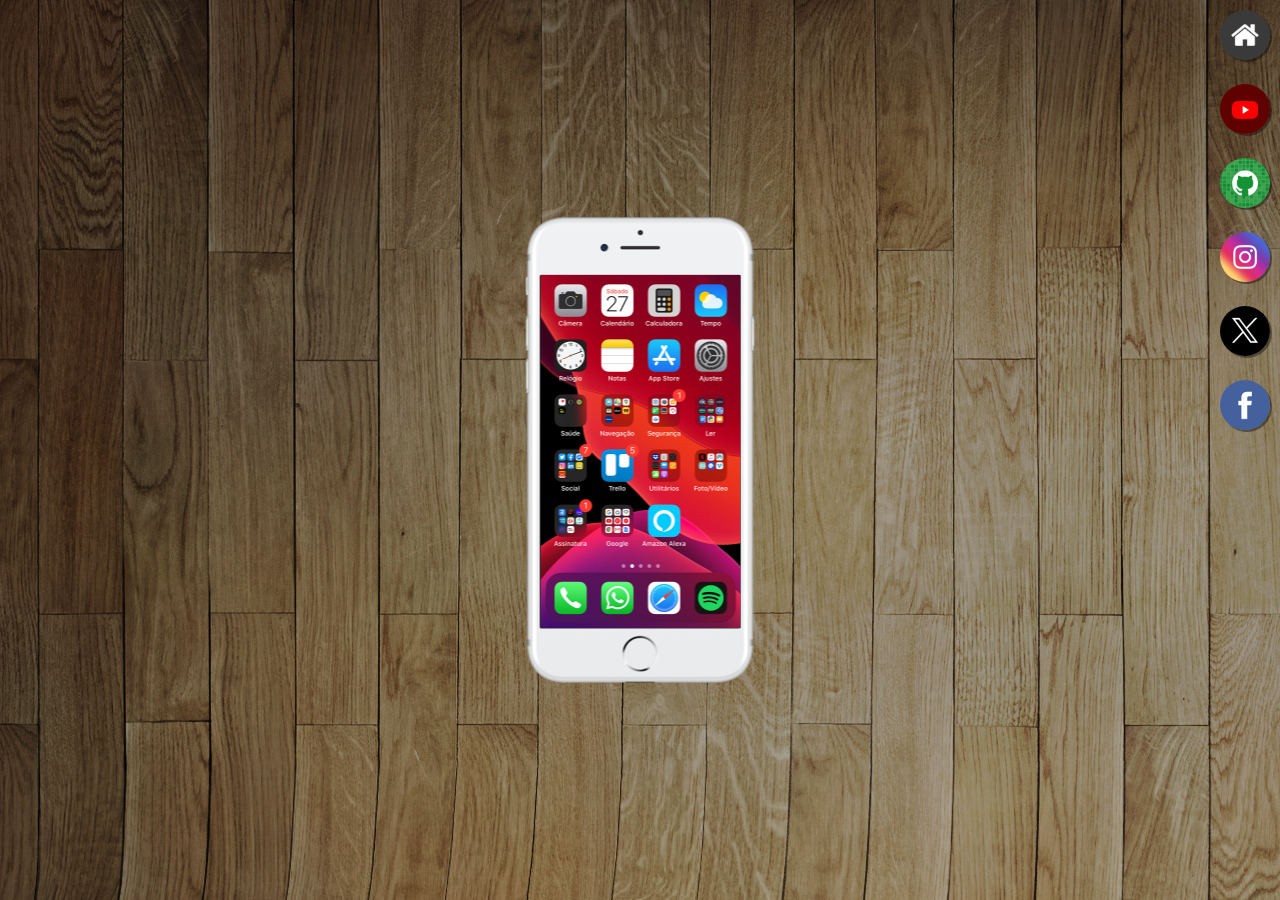
<file: index.html>
<!DOCTYPE html>
<html lang="pt-br">
<head>
    <meta charset="UTF-8">
    <meta name="viewport" content="width=device-width, initial-scale=1.0">
    <link rel="stylesheet" href="estilo/style.css">
    <link rel="shortcut icon" href="favcon.ico" type="image/x-icon">
    <title>Redes Sociais</title>
</head>
<body>
    <main>
        <section id="telefone">
            <iframe src="home.html" name="tela" id="tela" frameborder="0"></iframe>
        </section>

        <section id="redes-sociais">
            <a href="home.html" target="tela"> <img src="imagens/logo-home.jpg" alt="Home"></a><br>
            <a href="youtube.html" target="tela"> <img src="imagens/logo-youtube.jpg" alt="Youtube"></a><br>
            <a href="github.html" target="tela"> <img src="imagens/logo-github.jpg" alt="Github"></a><br>
            <a href="instagram.html" target="tela"> <img src="imagens/logo-instagram.jpg" alt="Instagram"></a><br>
            <a href="twitter.html" target="tela"> <img src="imagens/logo-twitter.png" alt="Twitter"></a><br>
            <a href="facebook.html" target="tela"> <img src="imagens/logo-facebook.jpg" alt="Facecook"></a><br>
        </section>
    </main>
    
</body>
</html>
</file>
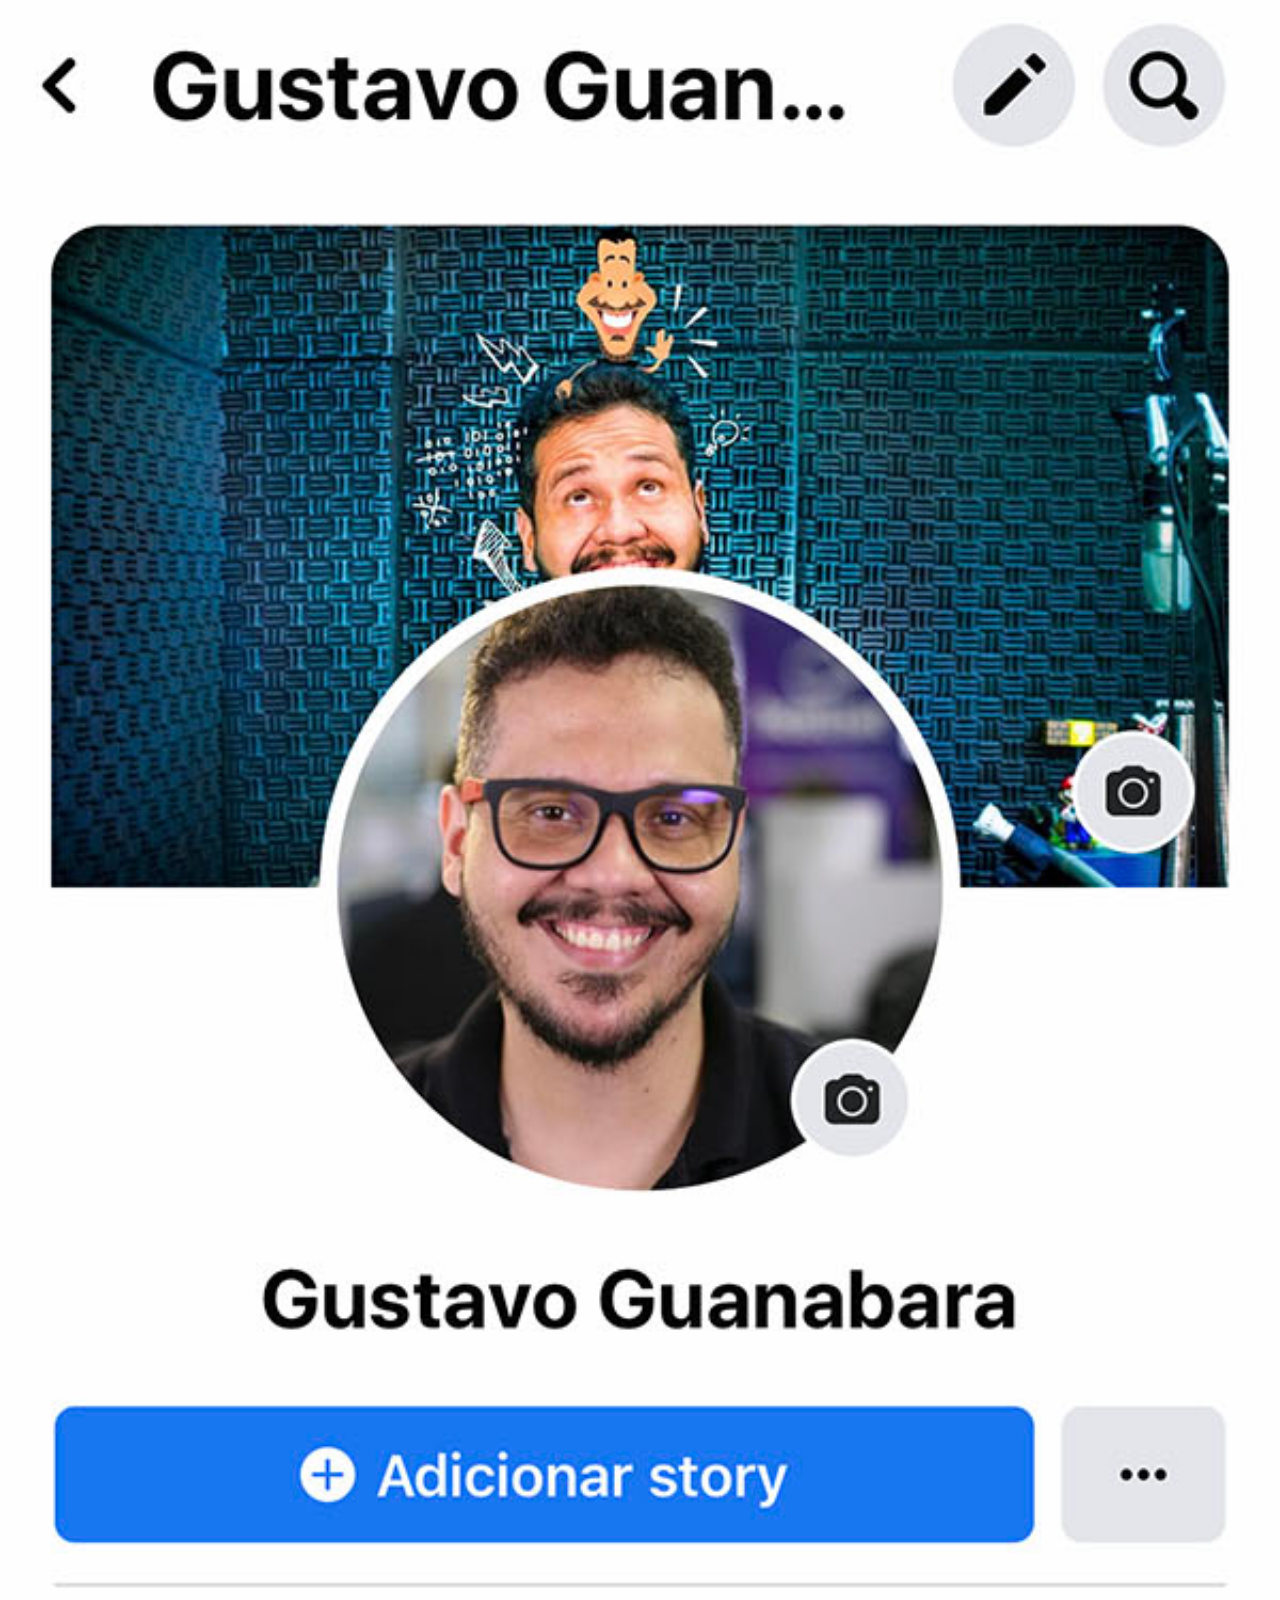
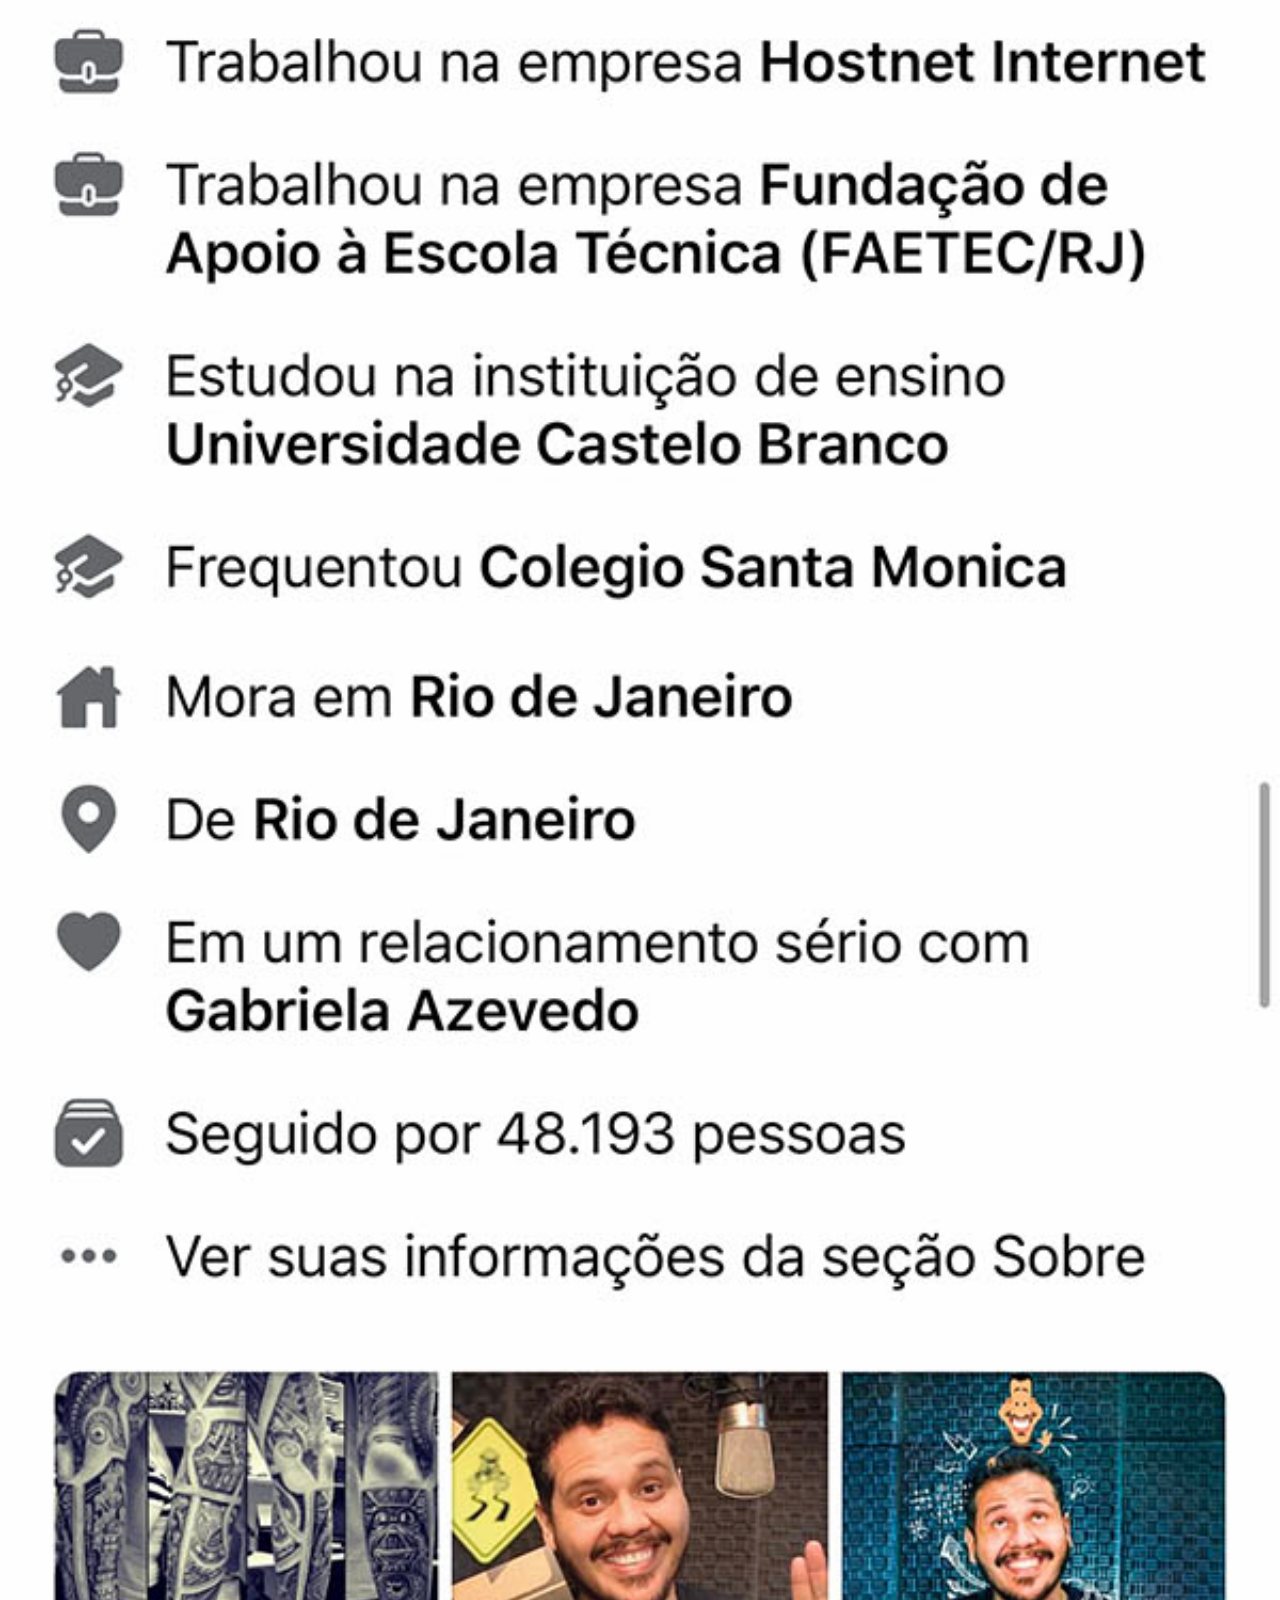
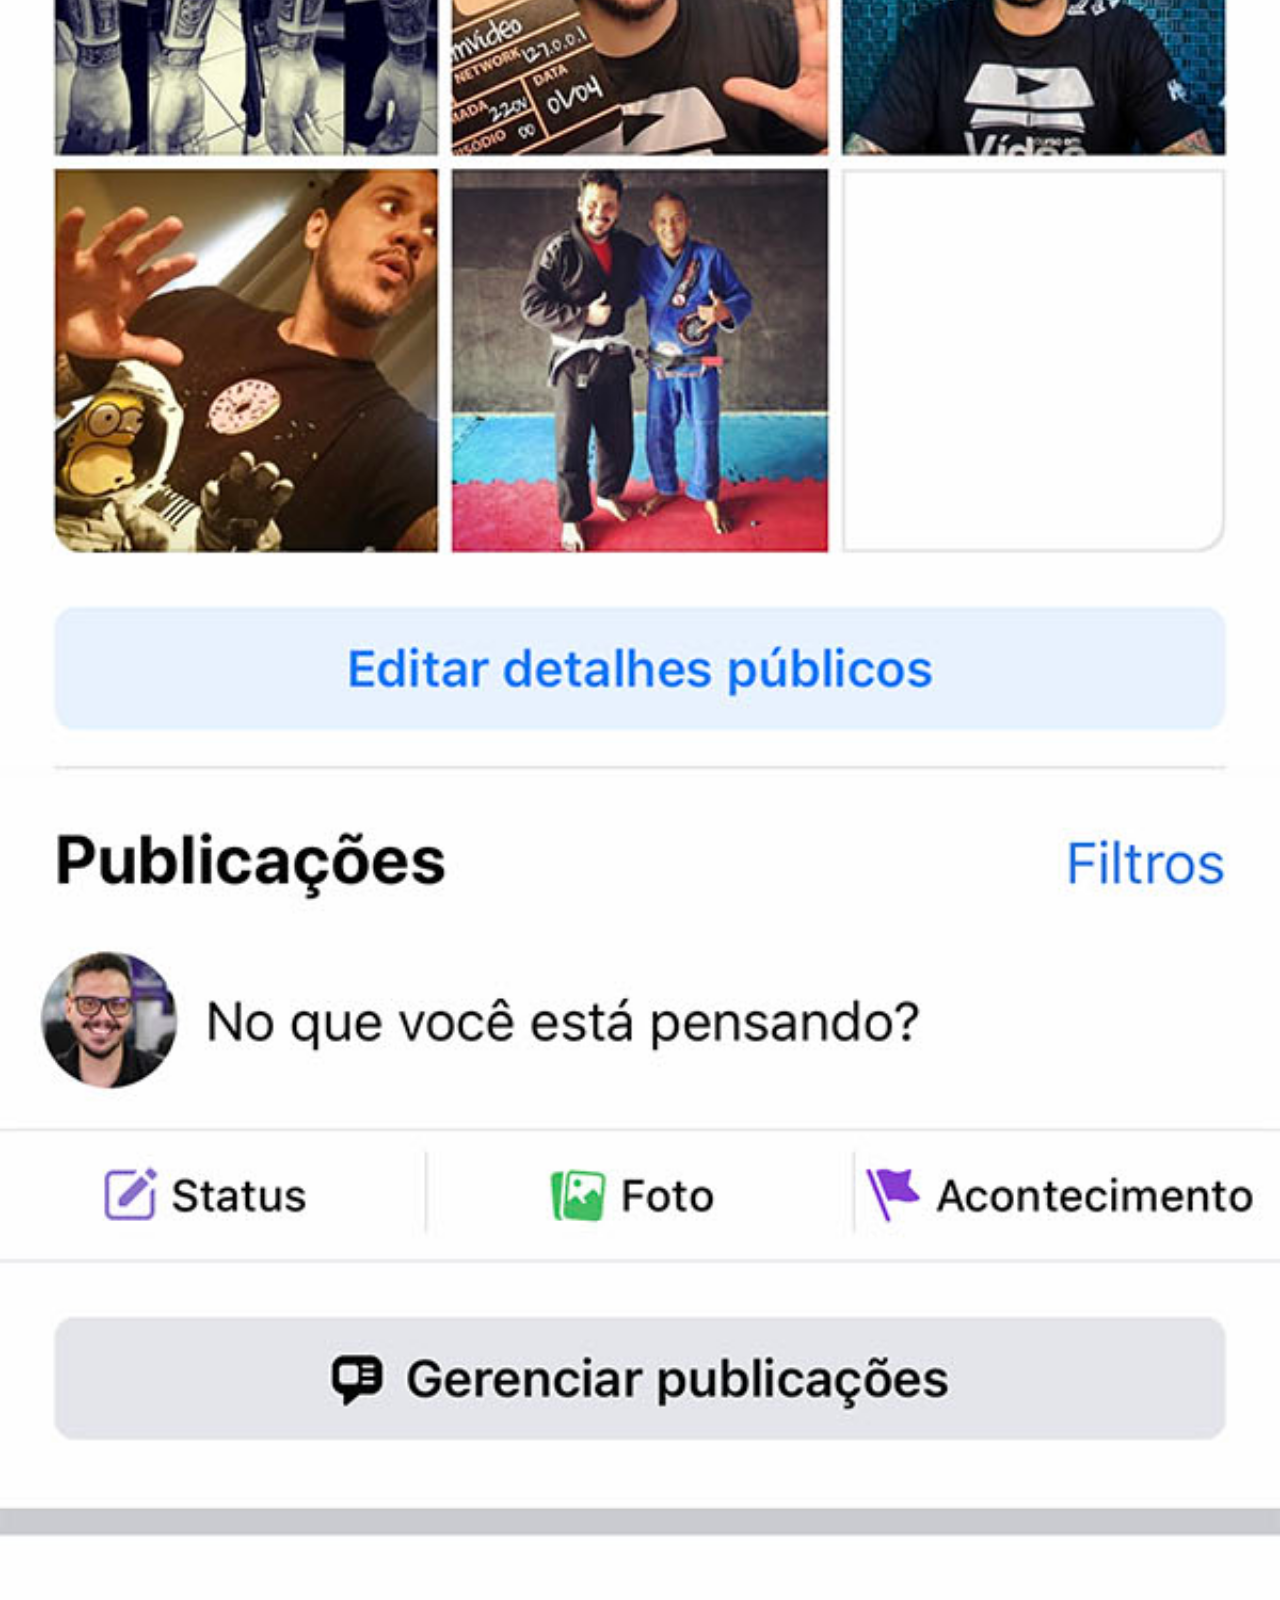
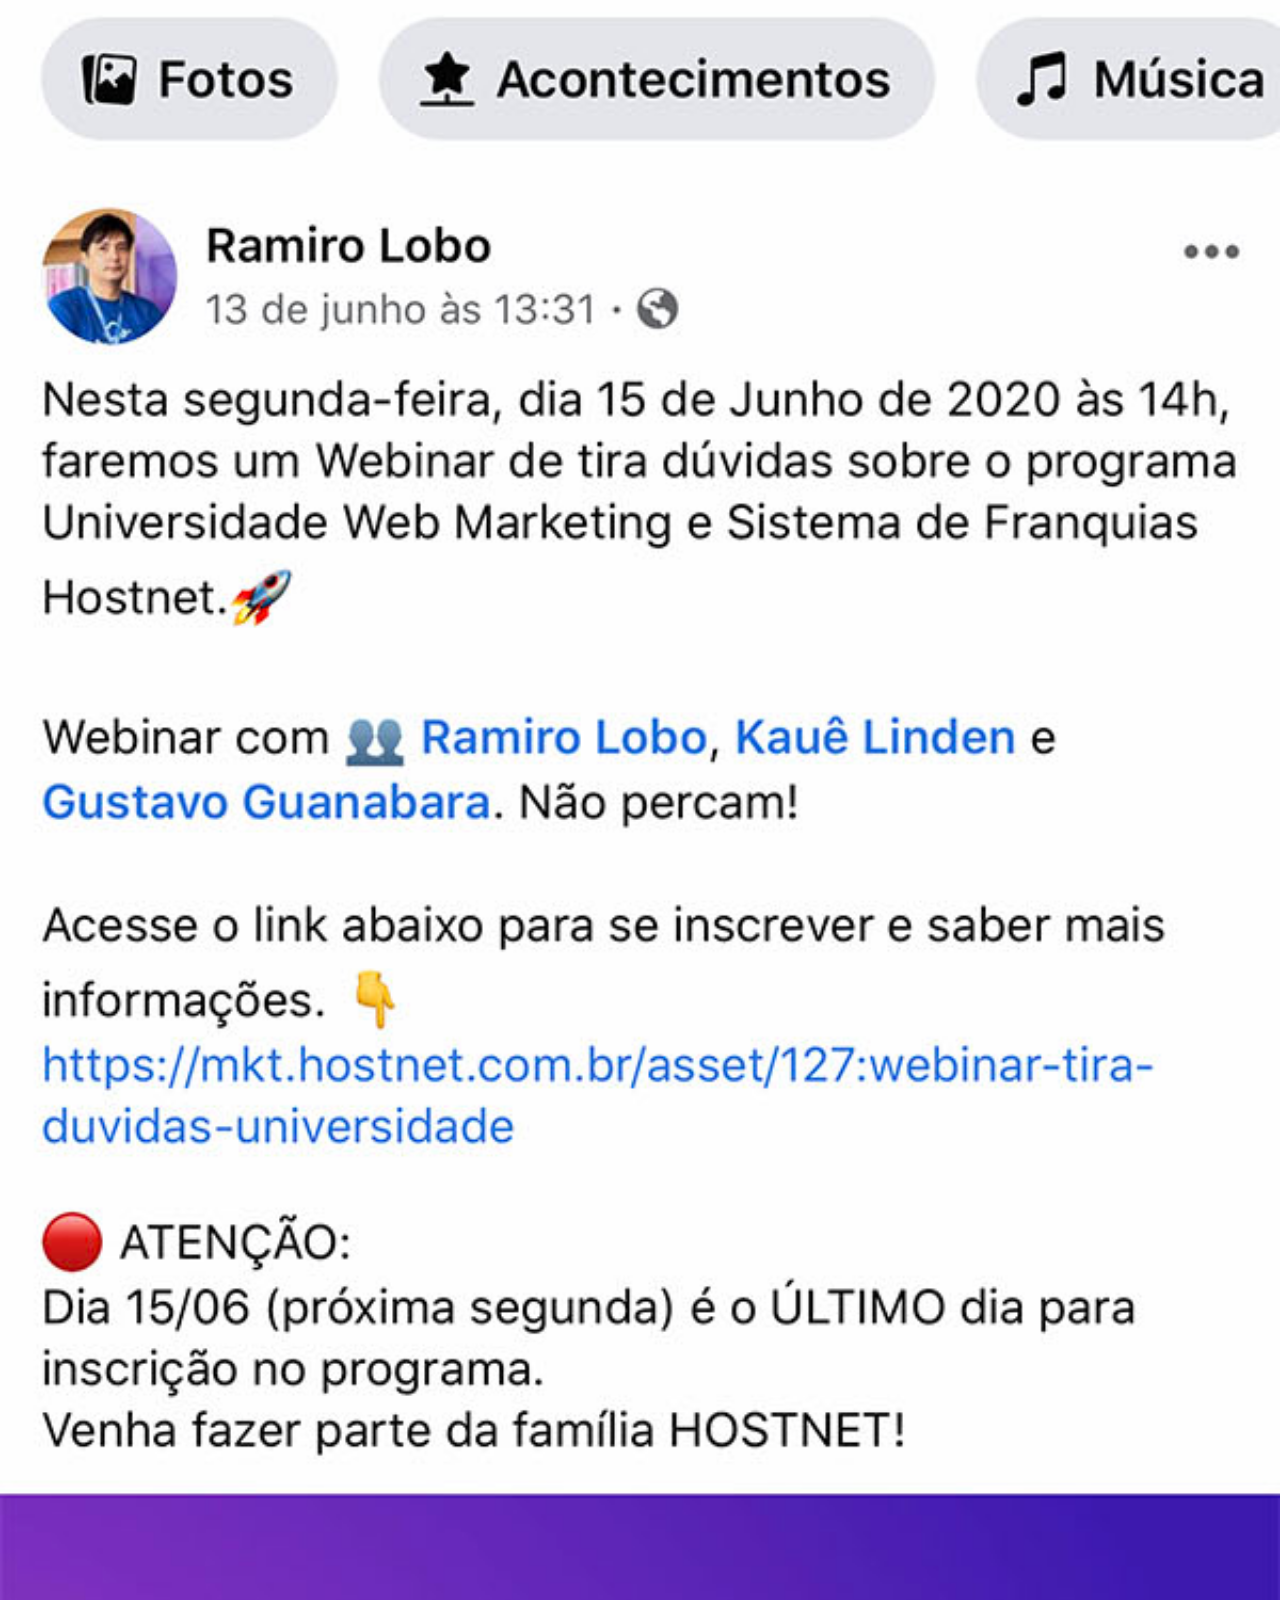
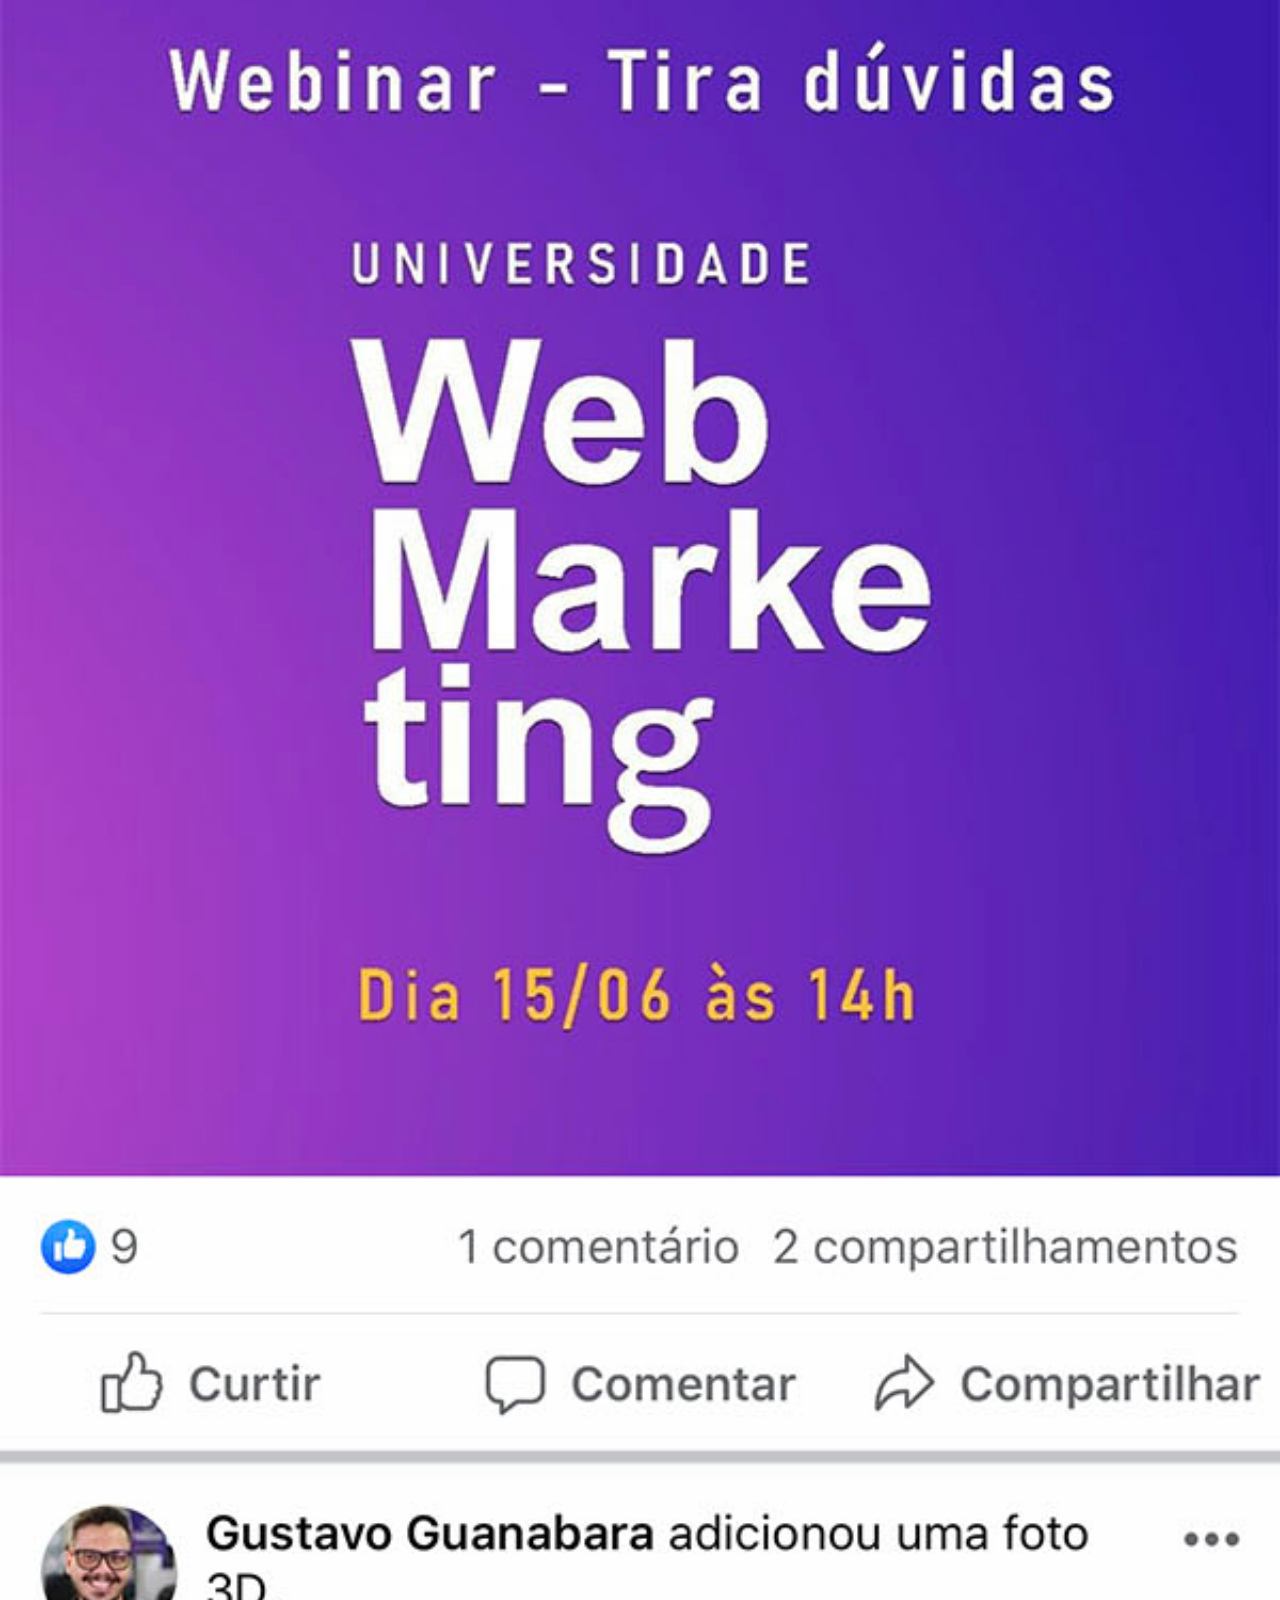
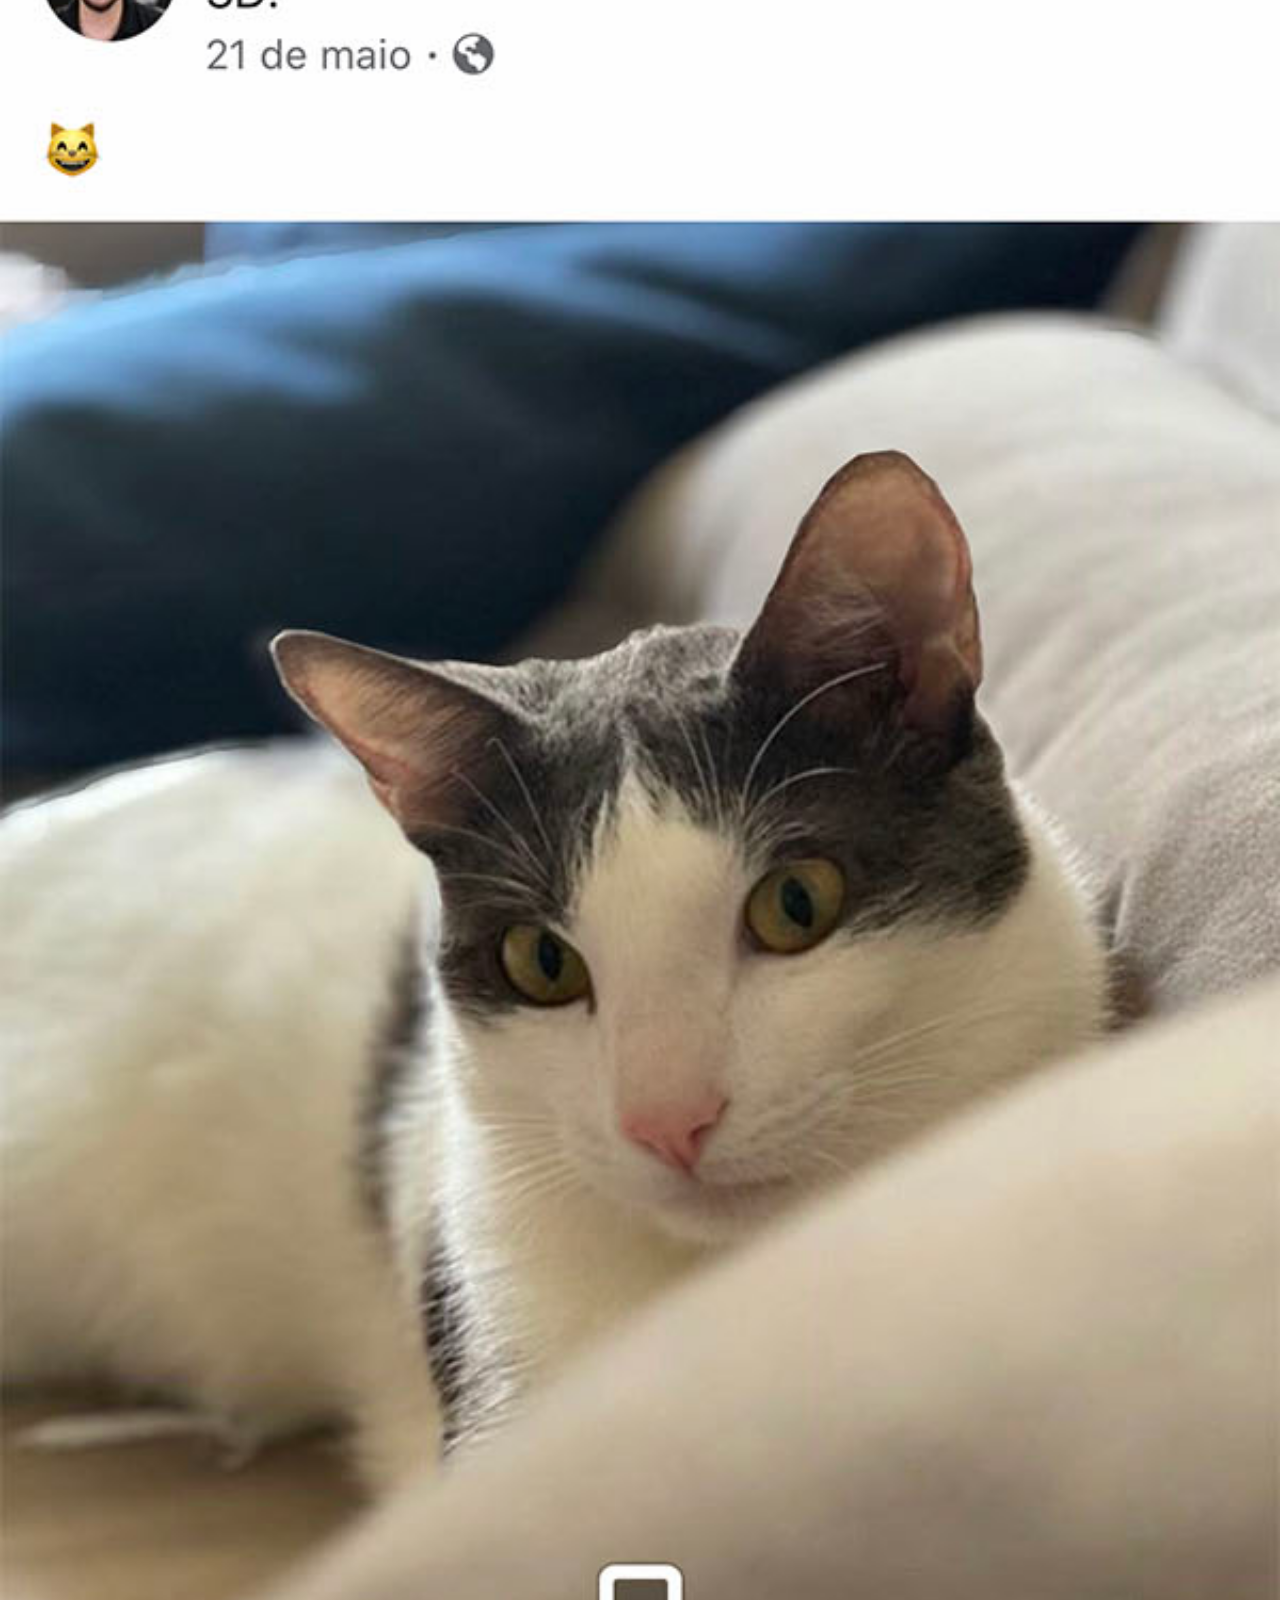
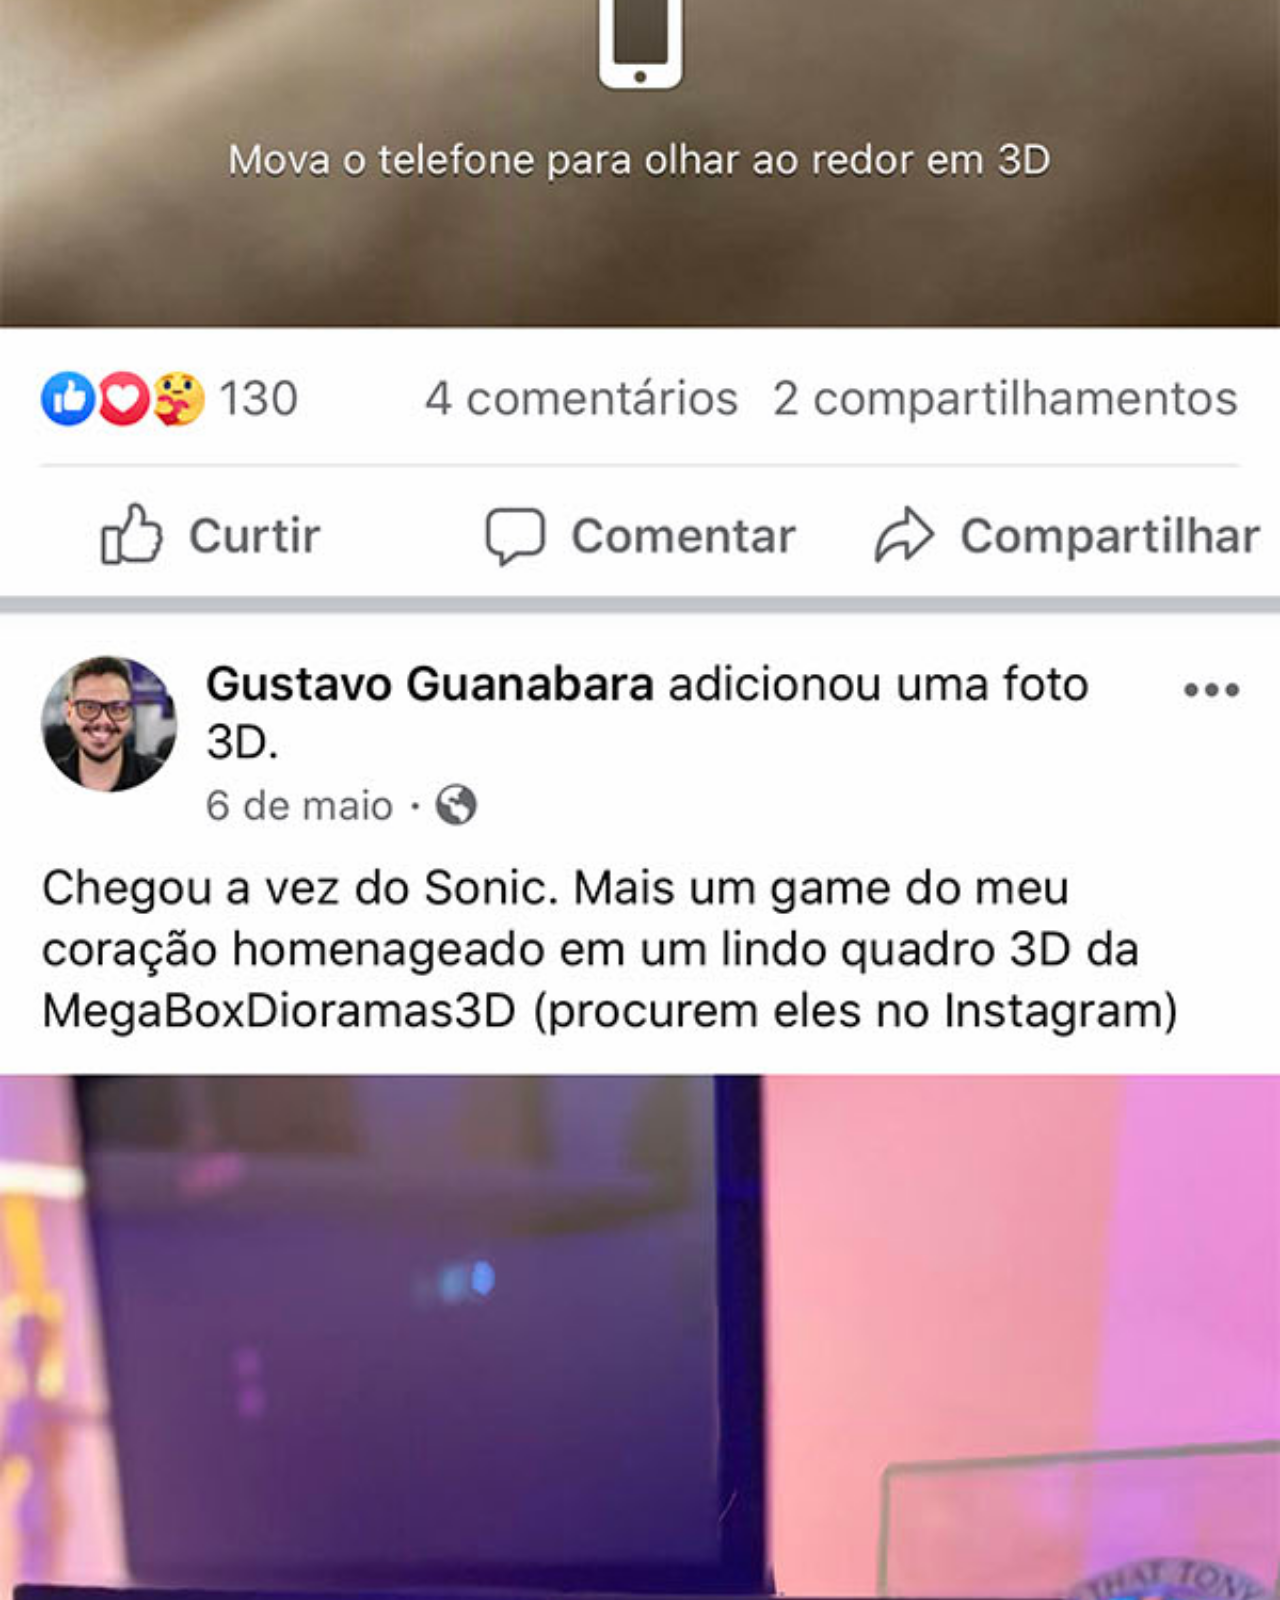
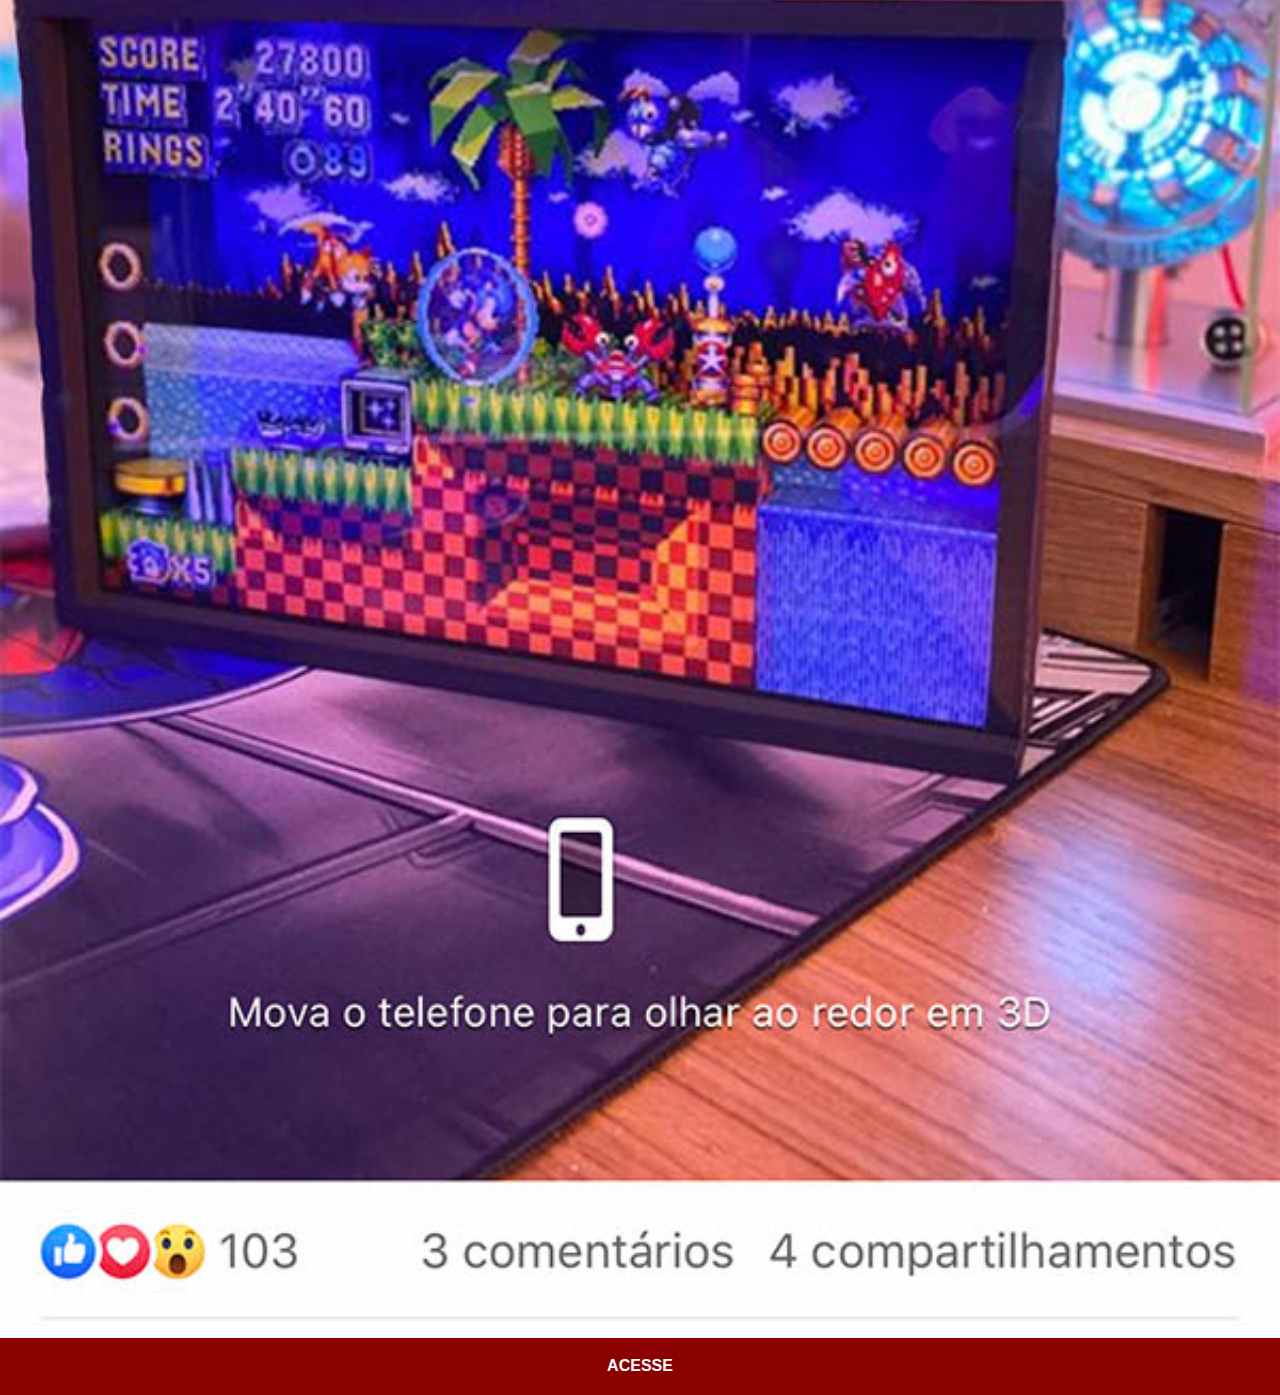
<file: facebook.html>
<!DOCTYPE html>
<html lang="pt-br">
<head>
    <meta charset="UTF-8">
    <meta name="viewport" content="width=device-width, initial-scale=1.0">
    <title>Facebook</title>
    <link rel="stylesheet" href="estilo/sociais.css">
</head>
<body>
    <img src="imagens/tela-facebook.jpg" alt="Facebook">
    <a href="https://www.facebook.com/CursosEmVideo/?locale=pt_BR" target="_blank">ACESSE</a>
    
</body>
</html>
</file>
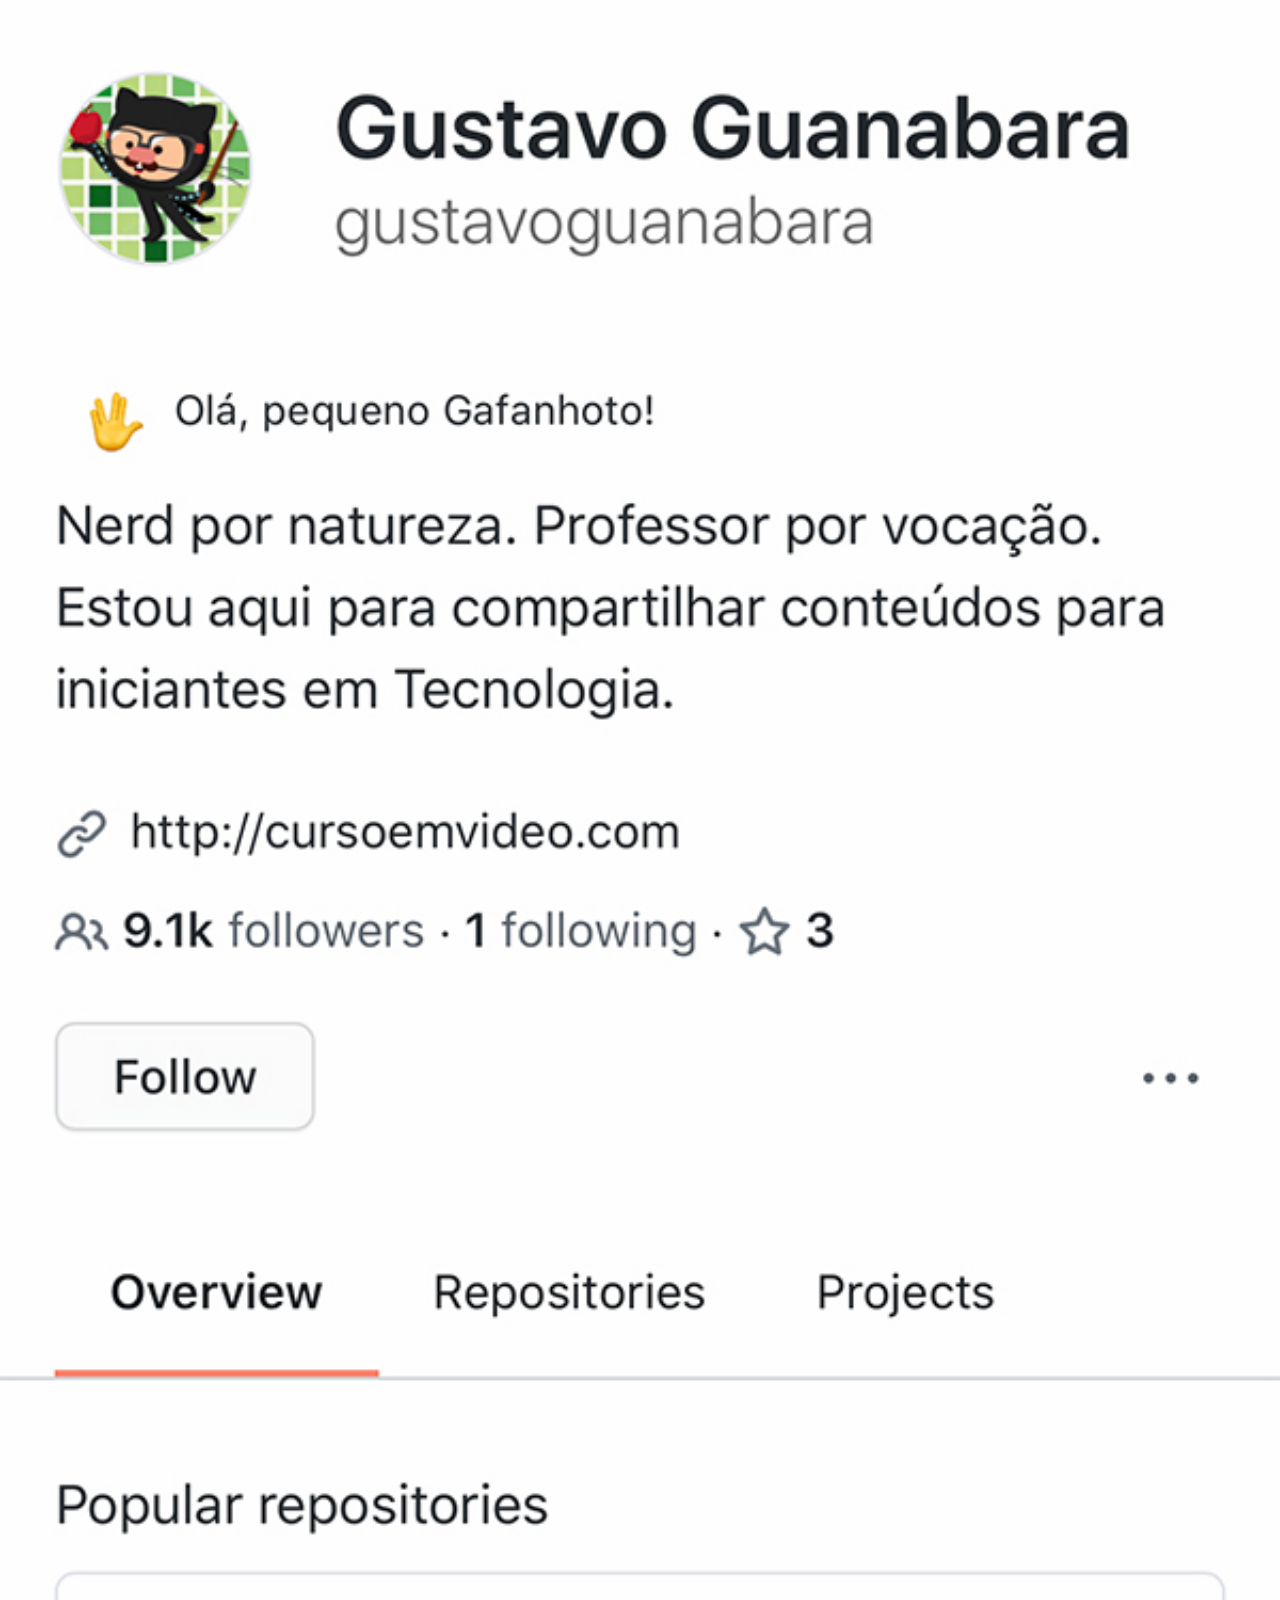
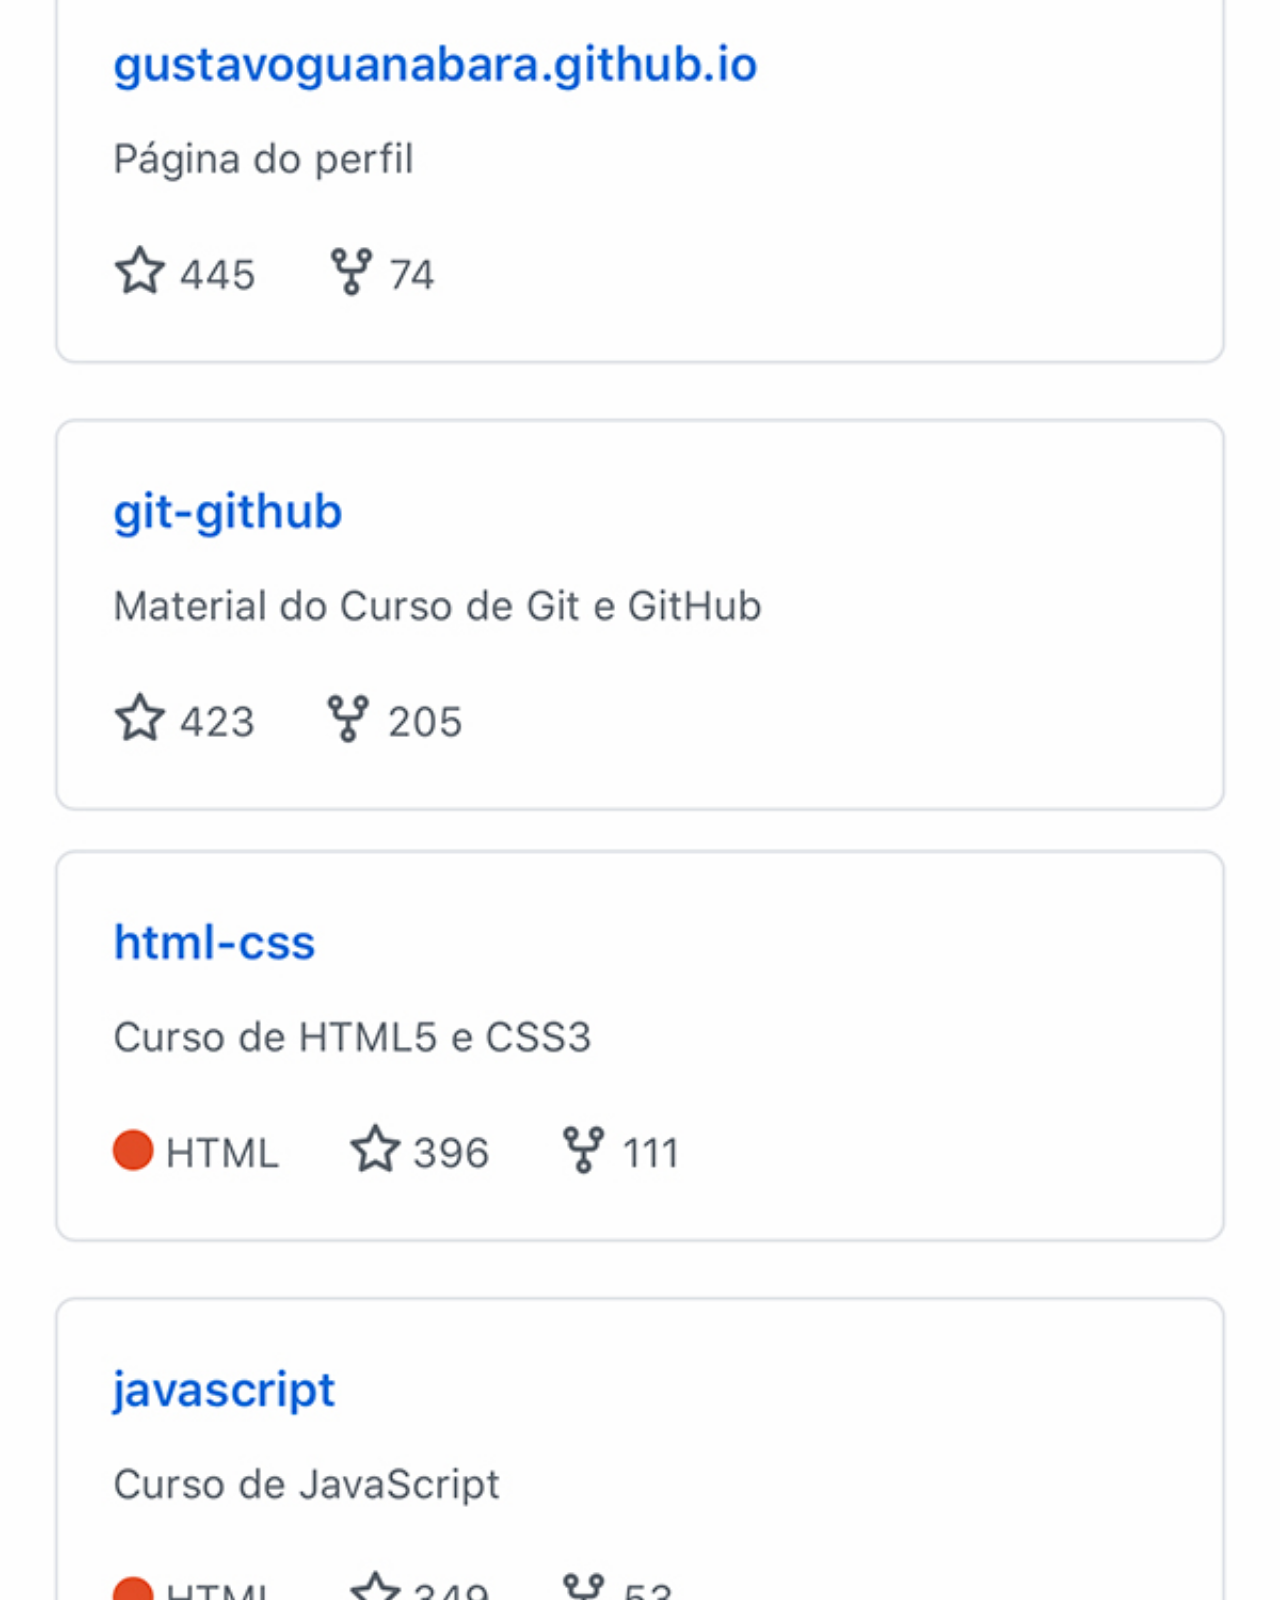
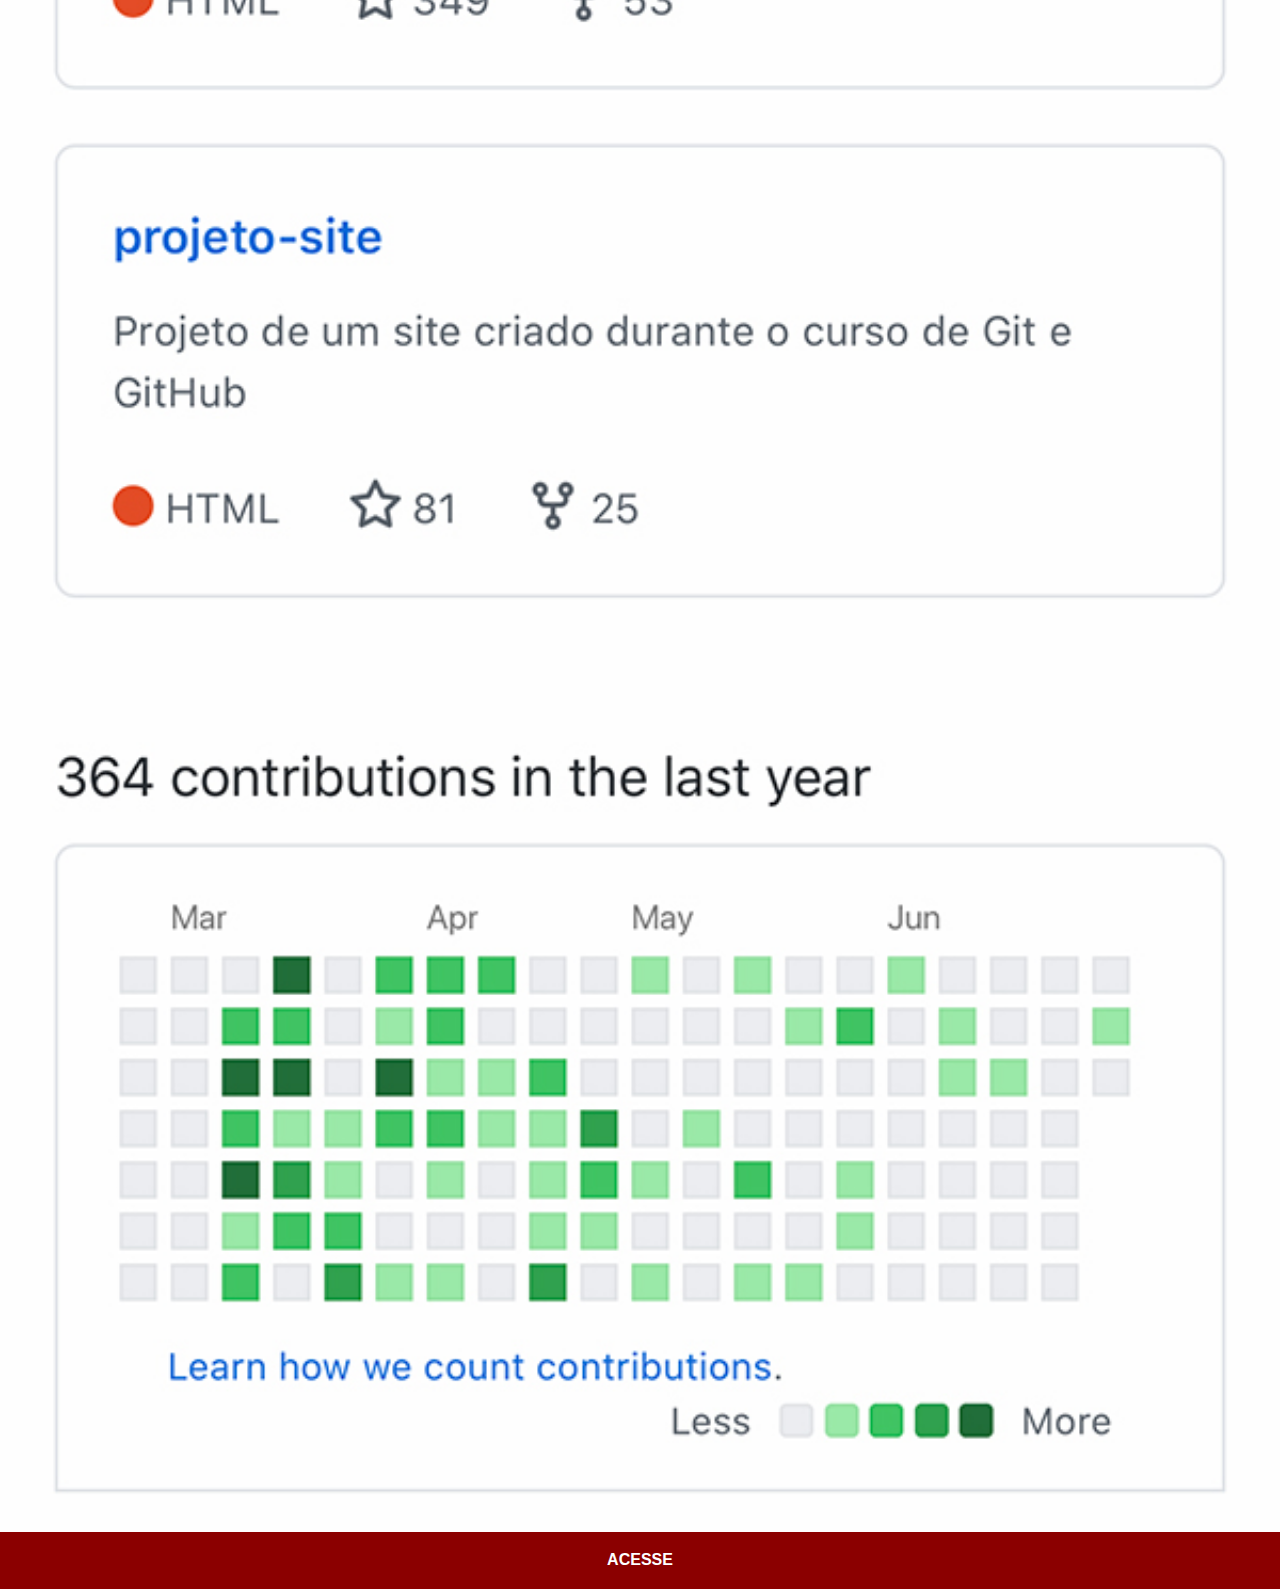
<file: github.html>
<!DOCTYPE html>
<html lang="pt-br">
<head>
    <meta charset="UTF-8">
    <meta name="viewport" content="width=device-width, initial-scale=1.0">
    <title>Github</title>
    <link rel="stylesheet" href="estilo/sociais.css">
</head>
<body>
    <img src="imagens/tela-github.jpg" alt="Github">
    <a href="https://github.com/gustavoguanabara" target="_blank">ACESSE</a>
    
</body>
</html>
</file>
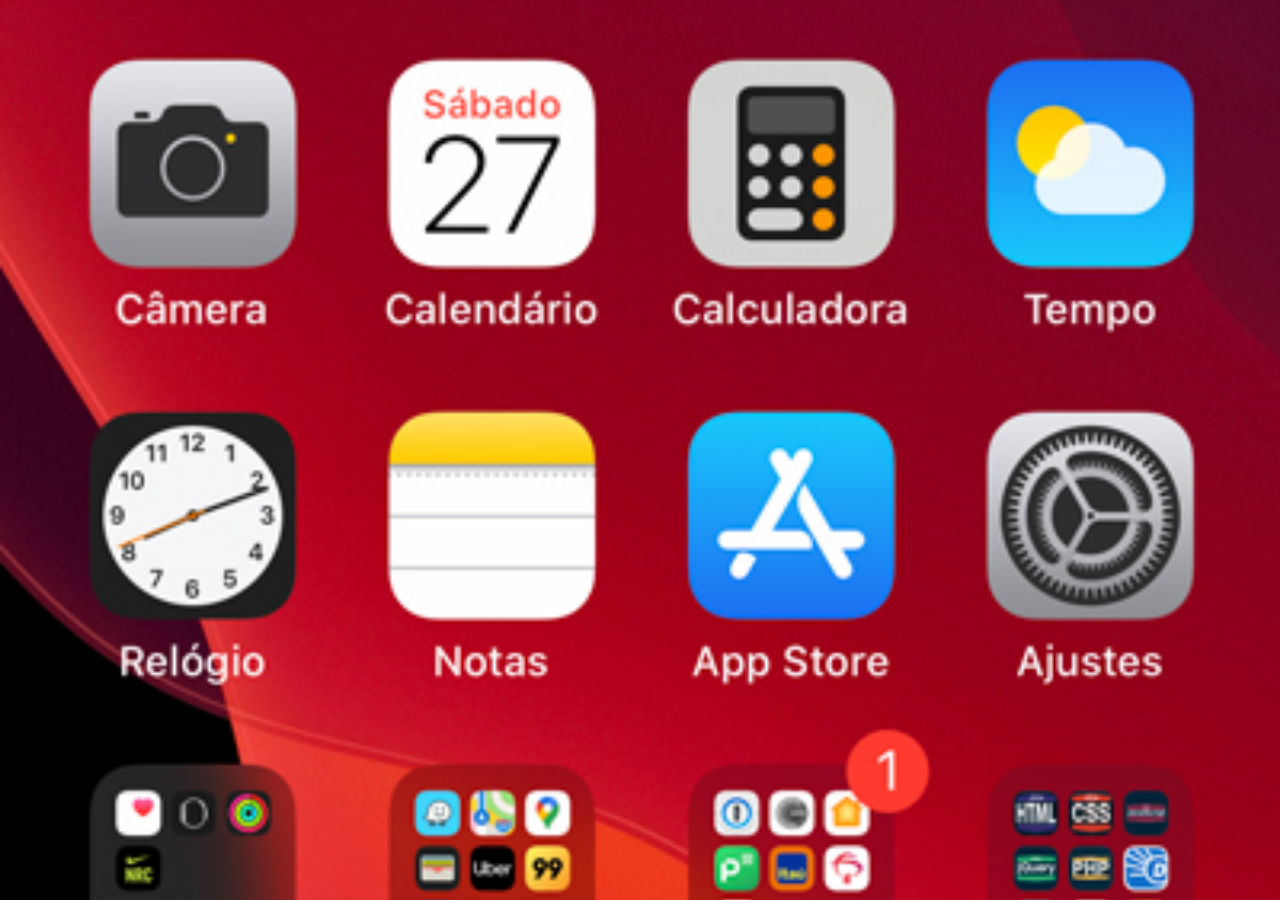
<file: home.html>
<!DOCTYPE html>
<html lang="pt-br">
<head>
    <meta charset="UTF-8">
    <meta name="viewport" content="width=device-width, initial-scale=1.0">
    <title>home</title>
    <style>
        * {
            margin: 0px;
            padding: 0px;
        }
        body {
            width: 100vw;
            height: 100vh;
            background: black url('imagens/tela-home.jpg') no-repeat top center;
            background-size: cover;
        }
    </style>
</head>
<body>
    
</body>
</html>
</file>
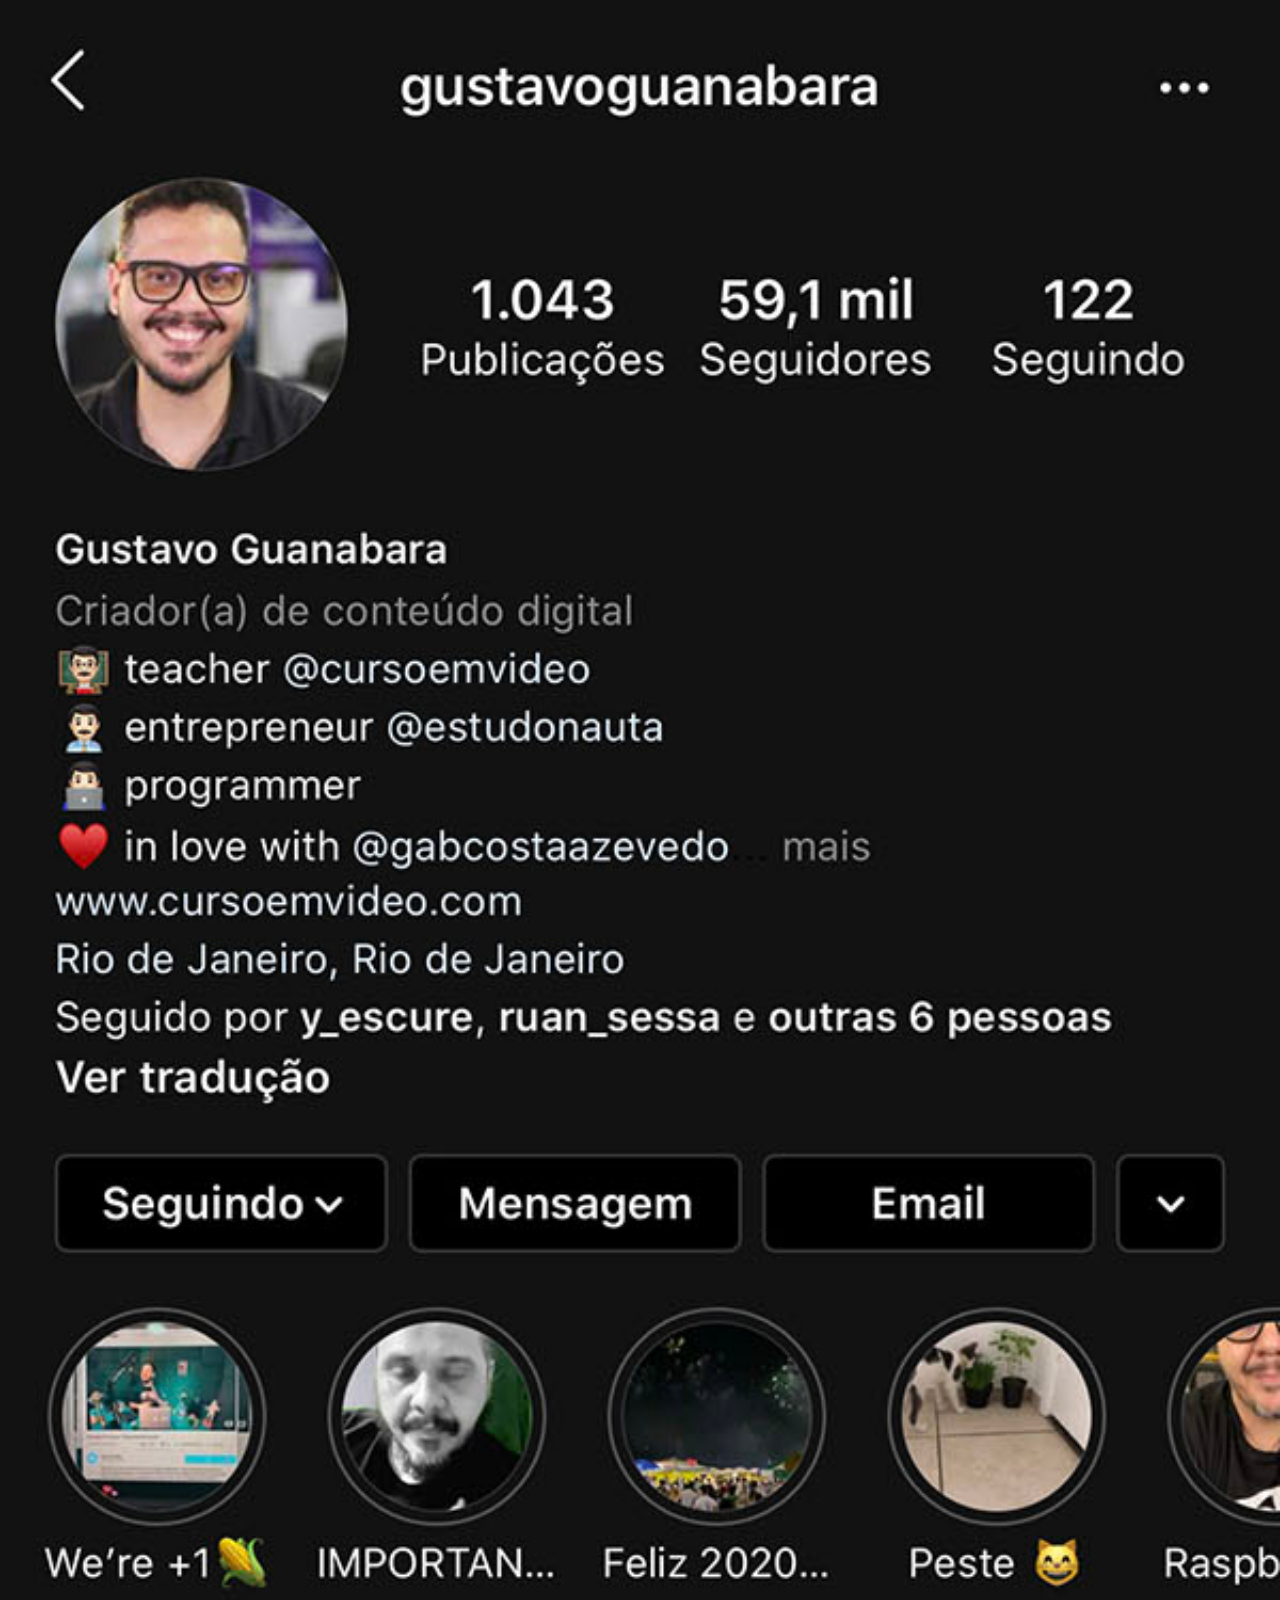
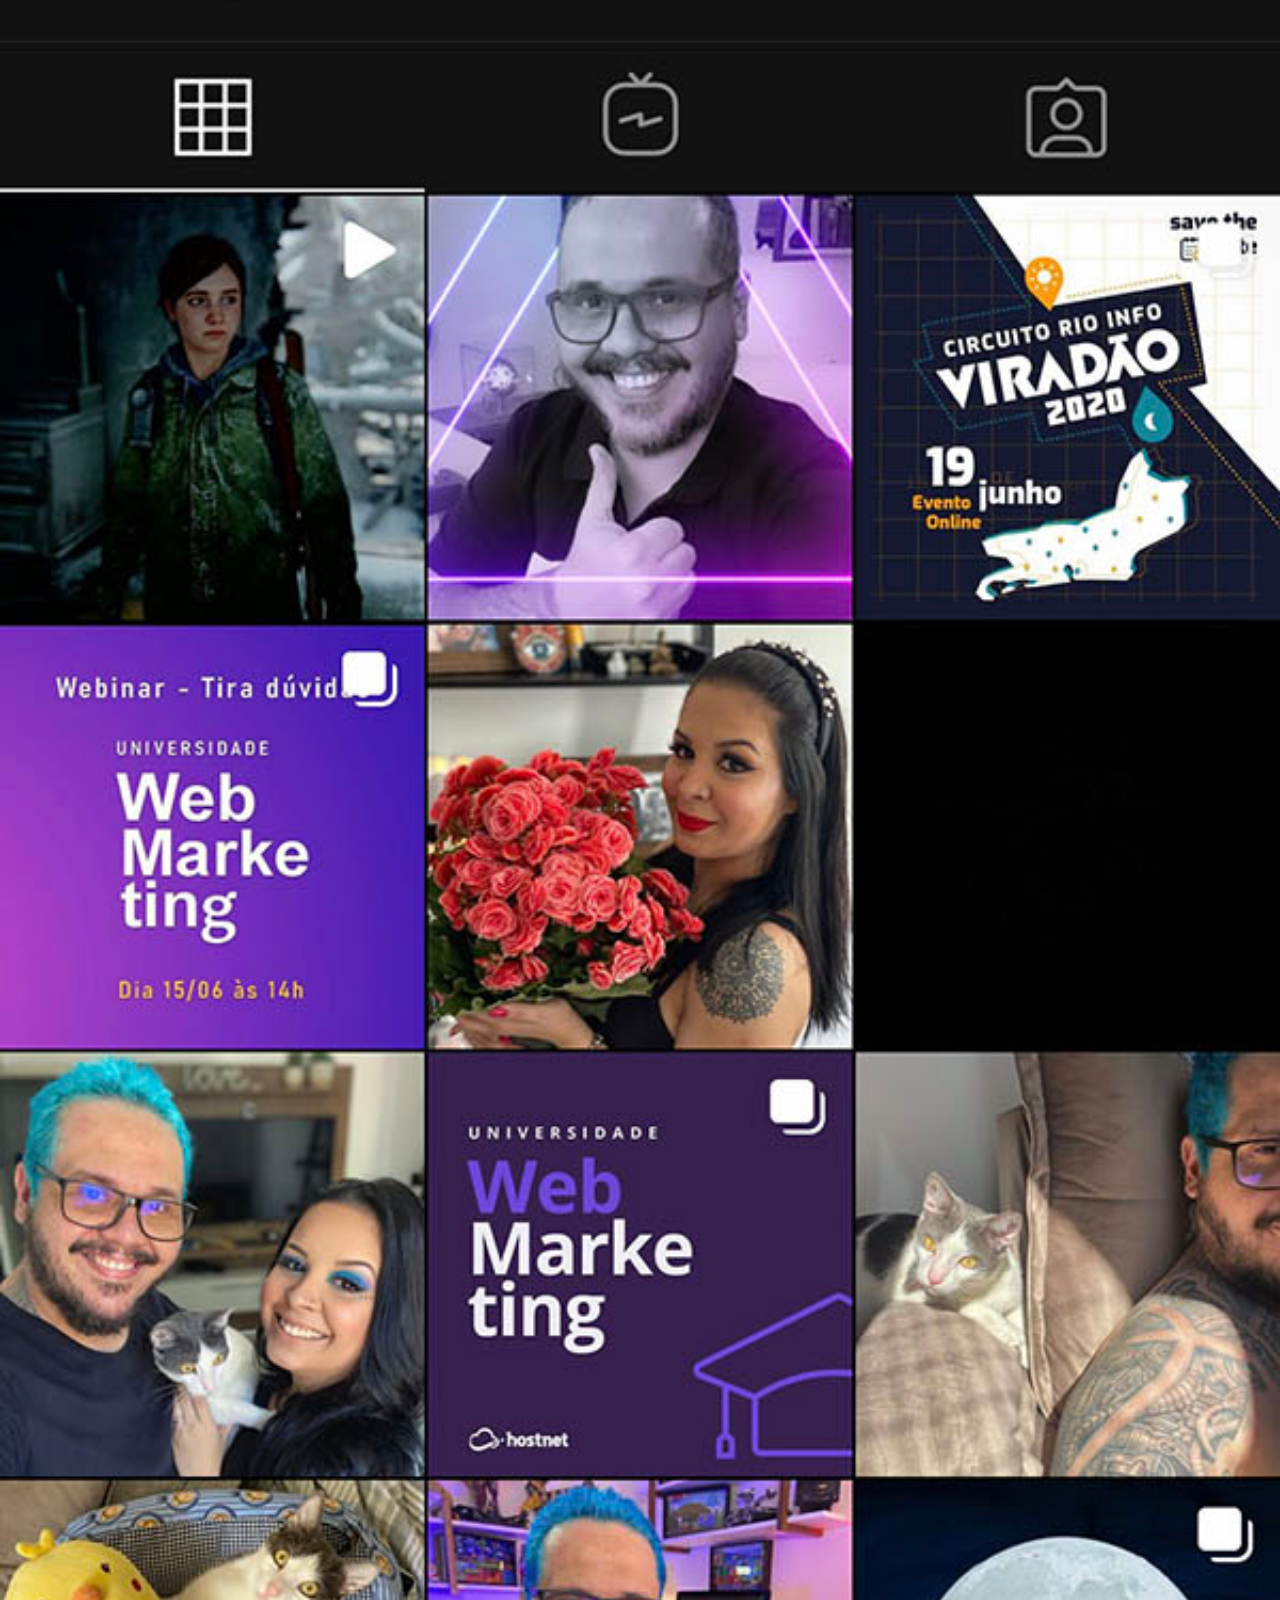
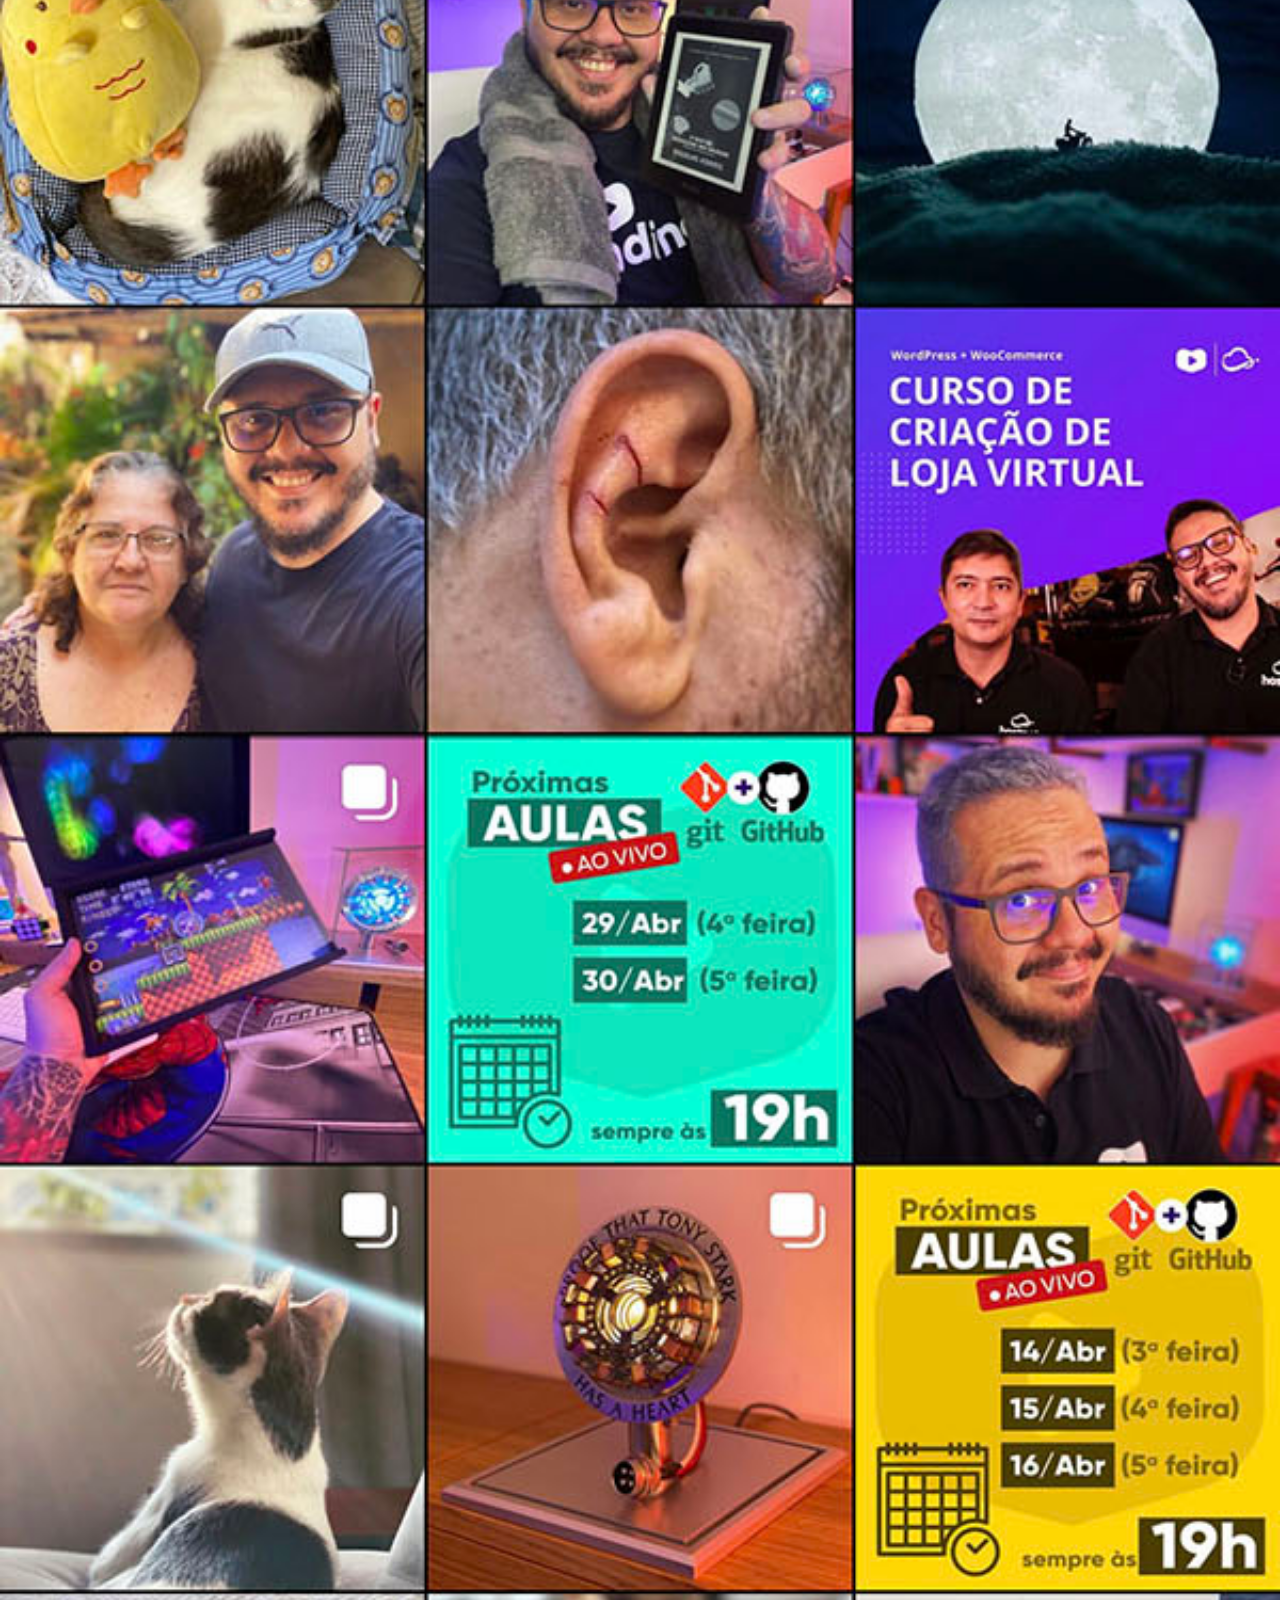
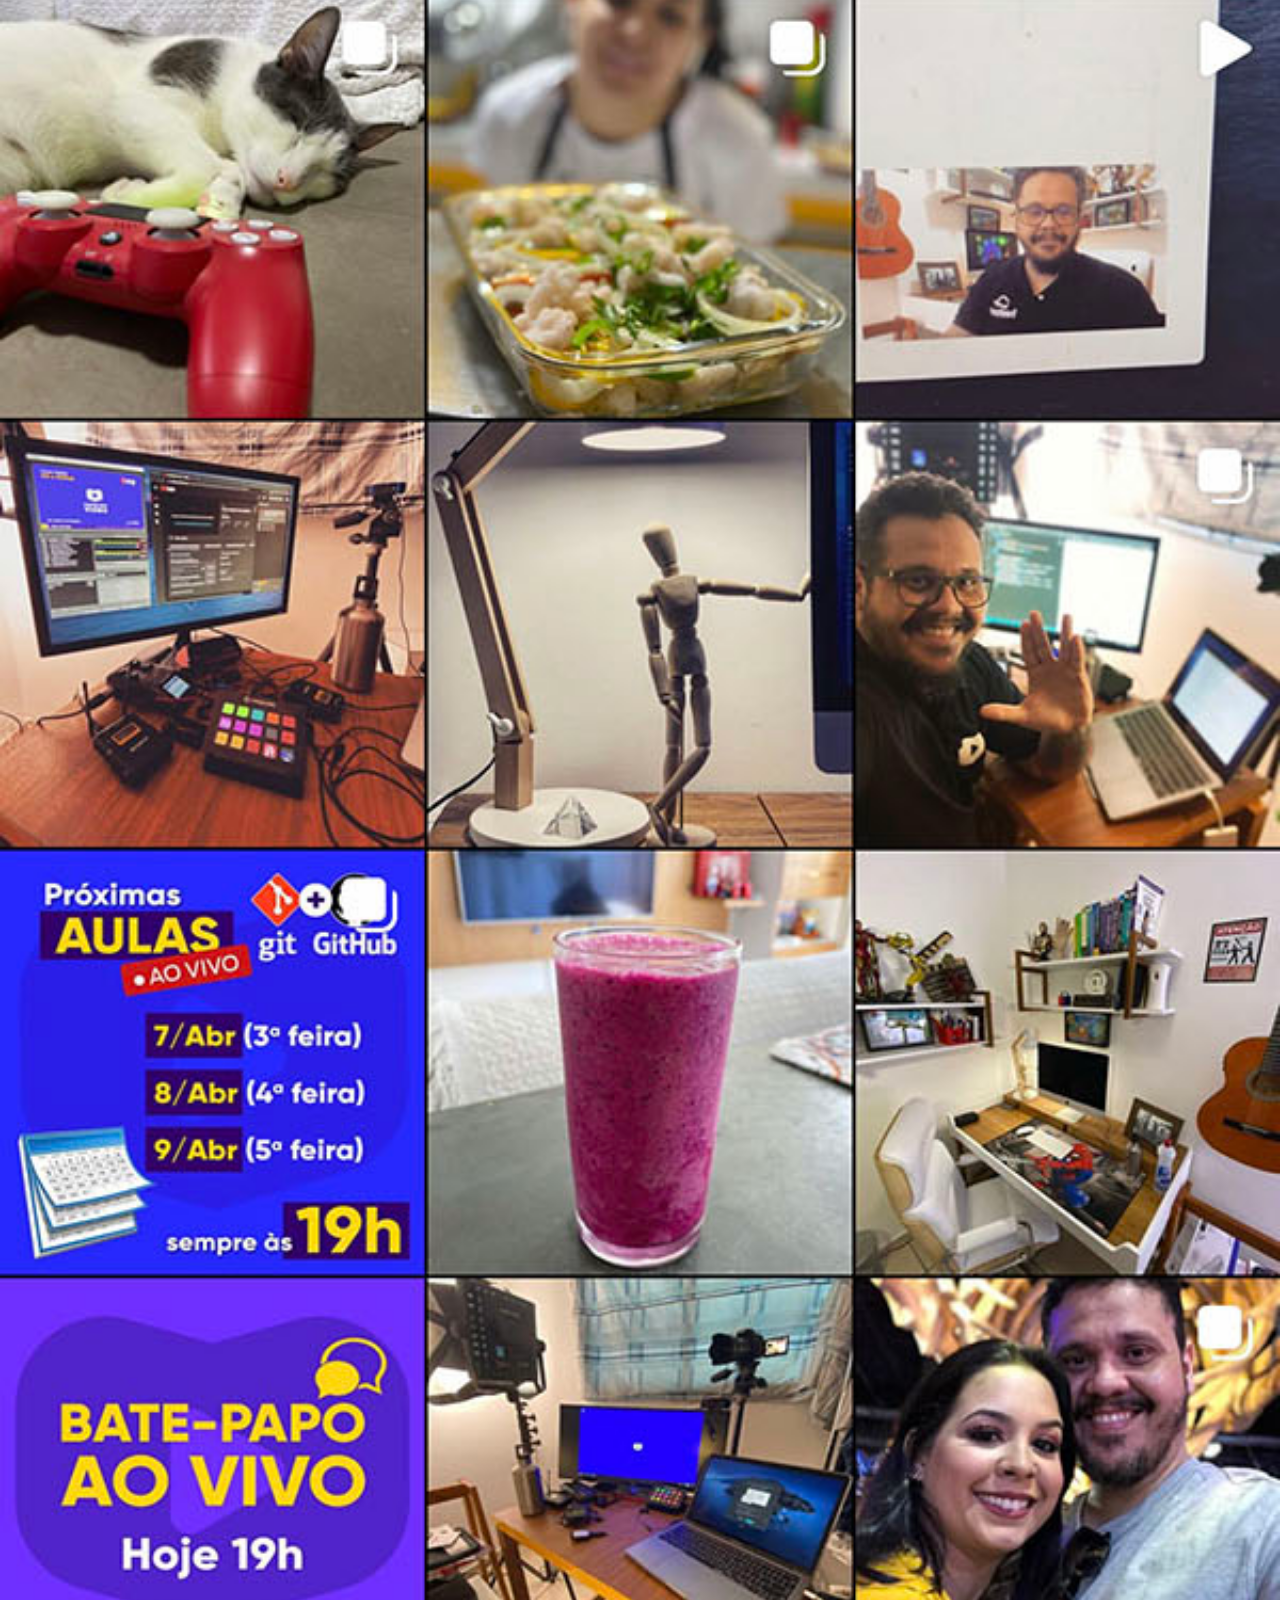
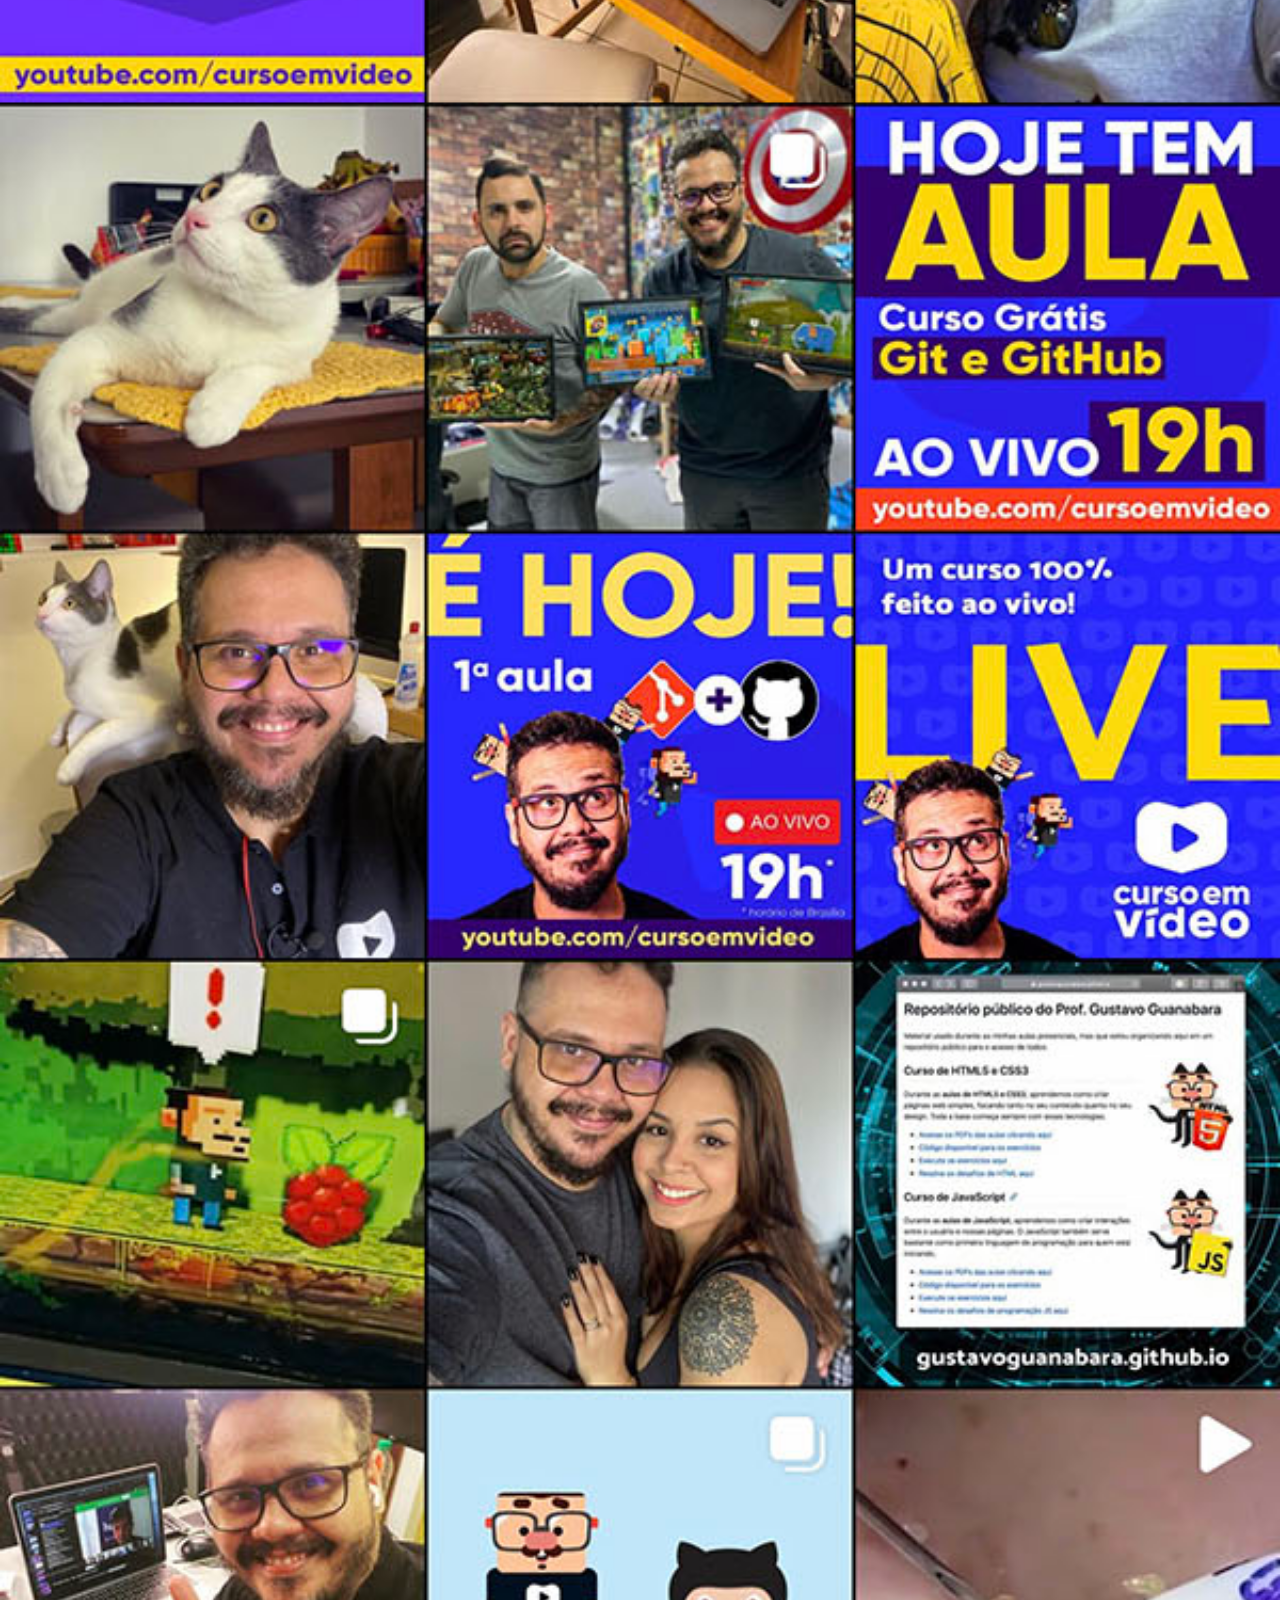
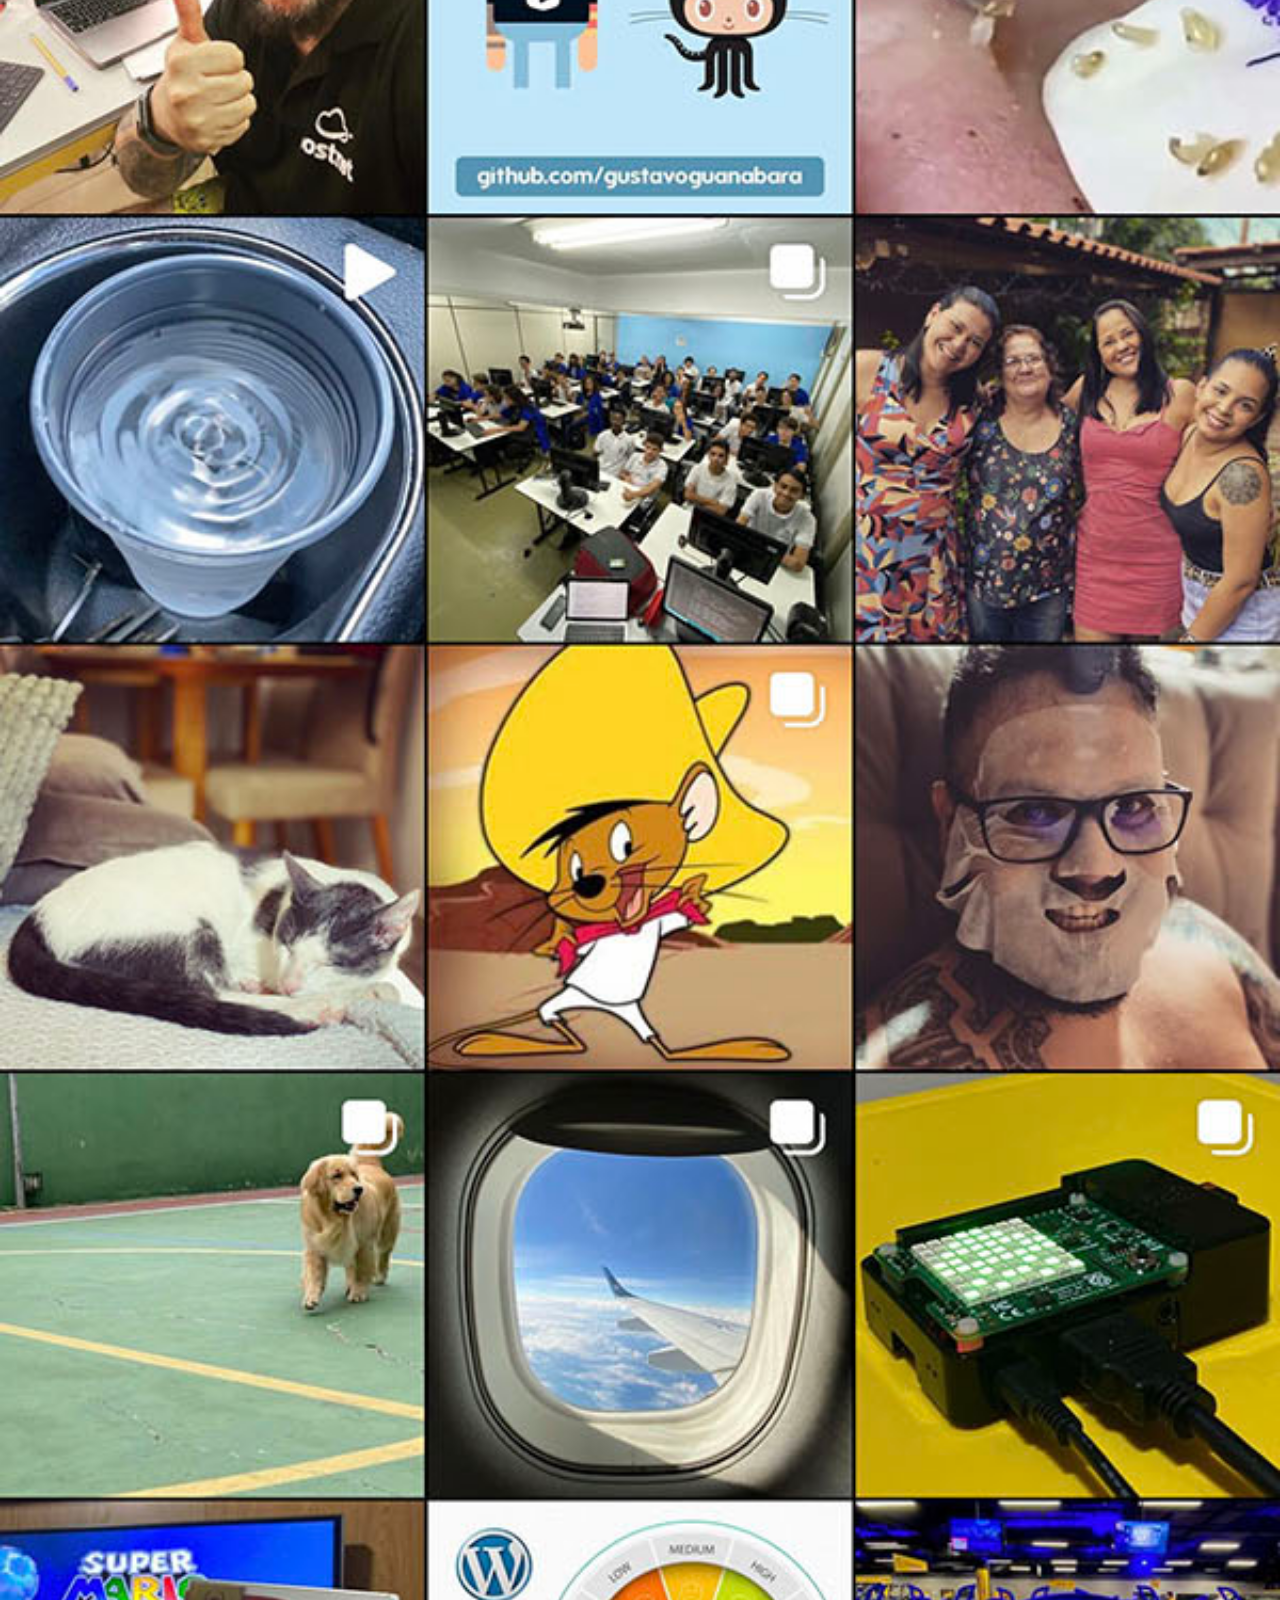
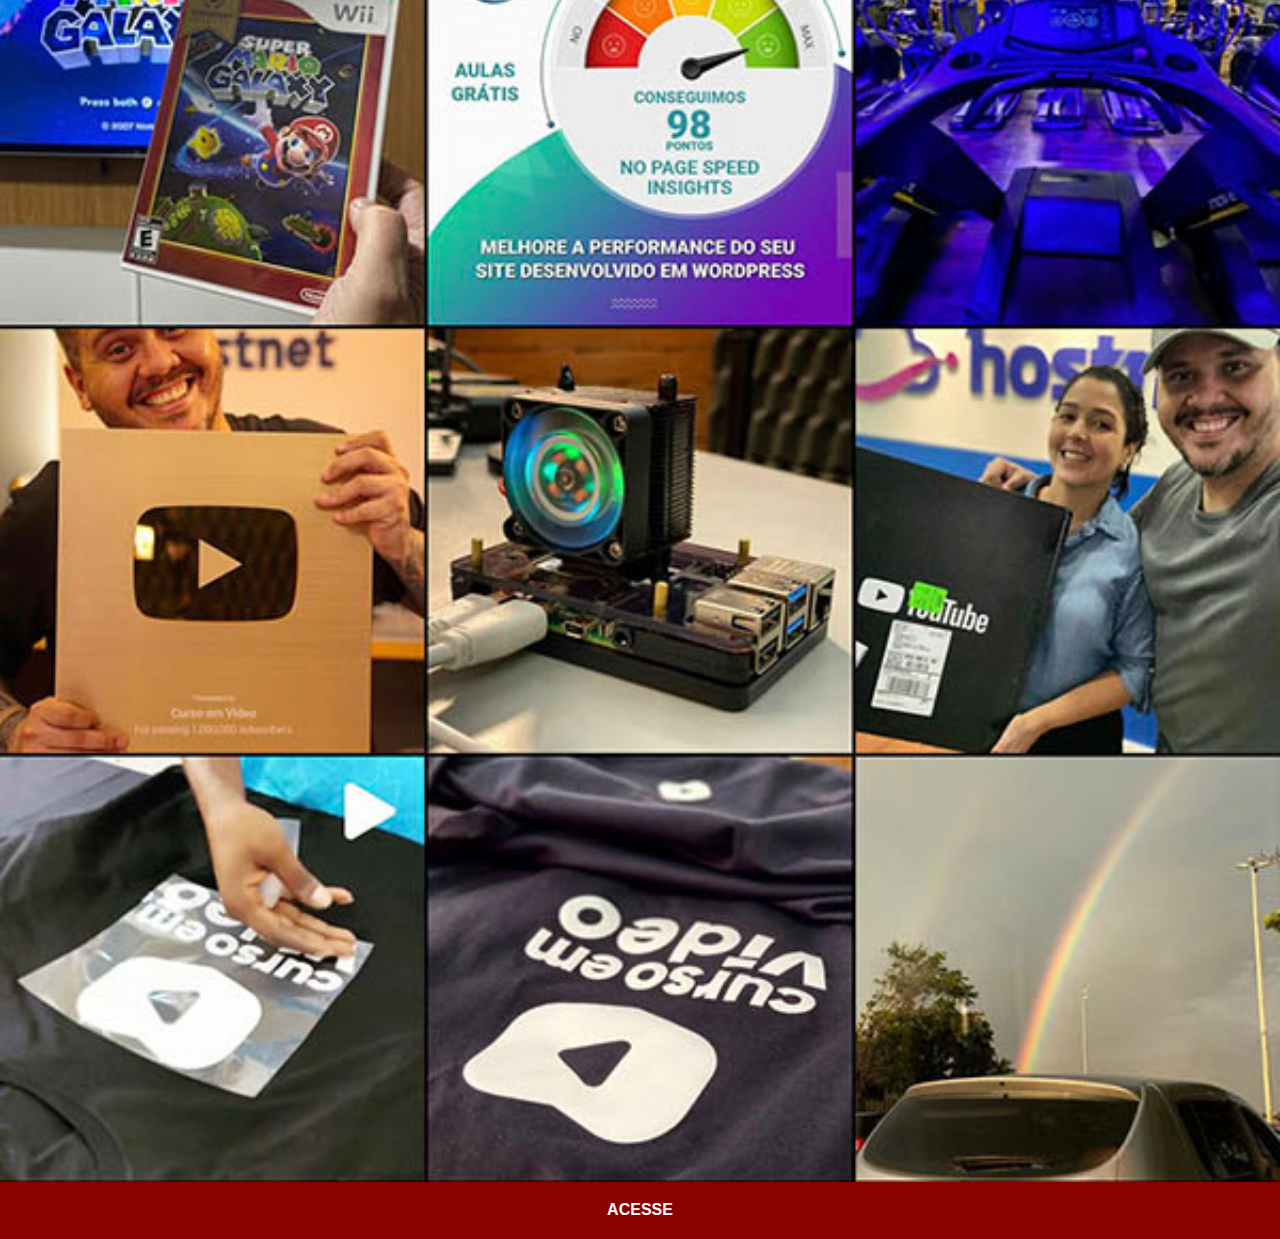
<file: instagram.html>
<!DOCTYPE html>
<html lang="pt-br">
<head>
    <meta charset="UTF-8">
    <meta name="viewport" content="width=device-width, initial-scale=1.0">
    <title>Instagram</title>
    <link rel="stylesheet" href="estilo/sociais.css">
</head>
<body>
    <img src="imagens/tela-instagram.jpg" alt="Instagram">
    <a href="https://www.instagram.com/cursoemvideo/" target="_blank">ACESSE</a>    
</body>
</html>
</file>
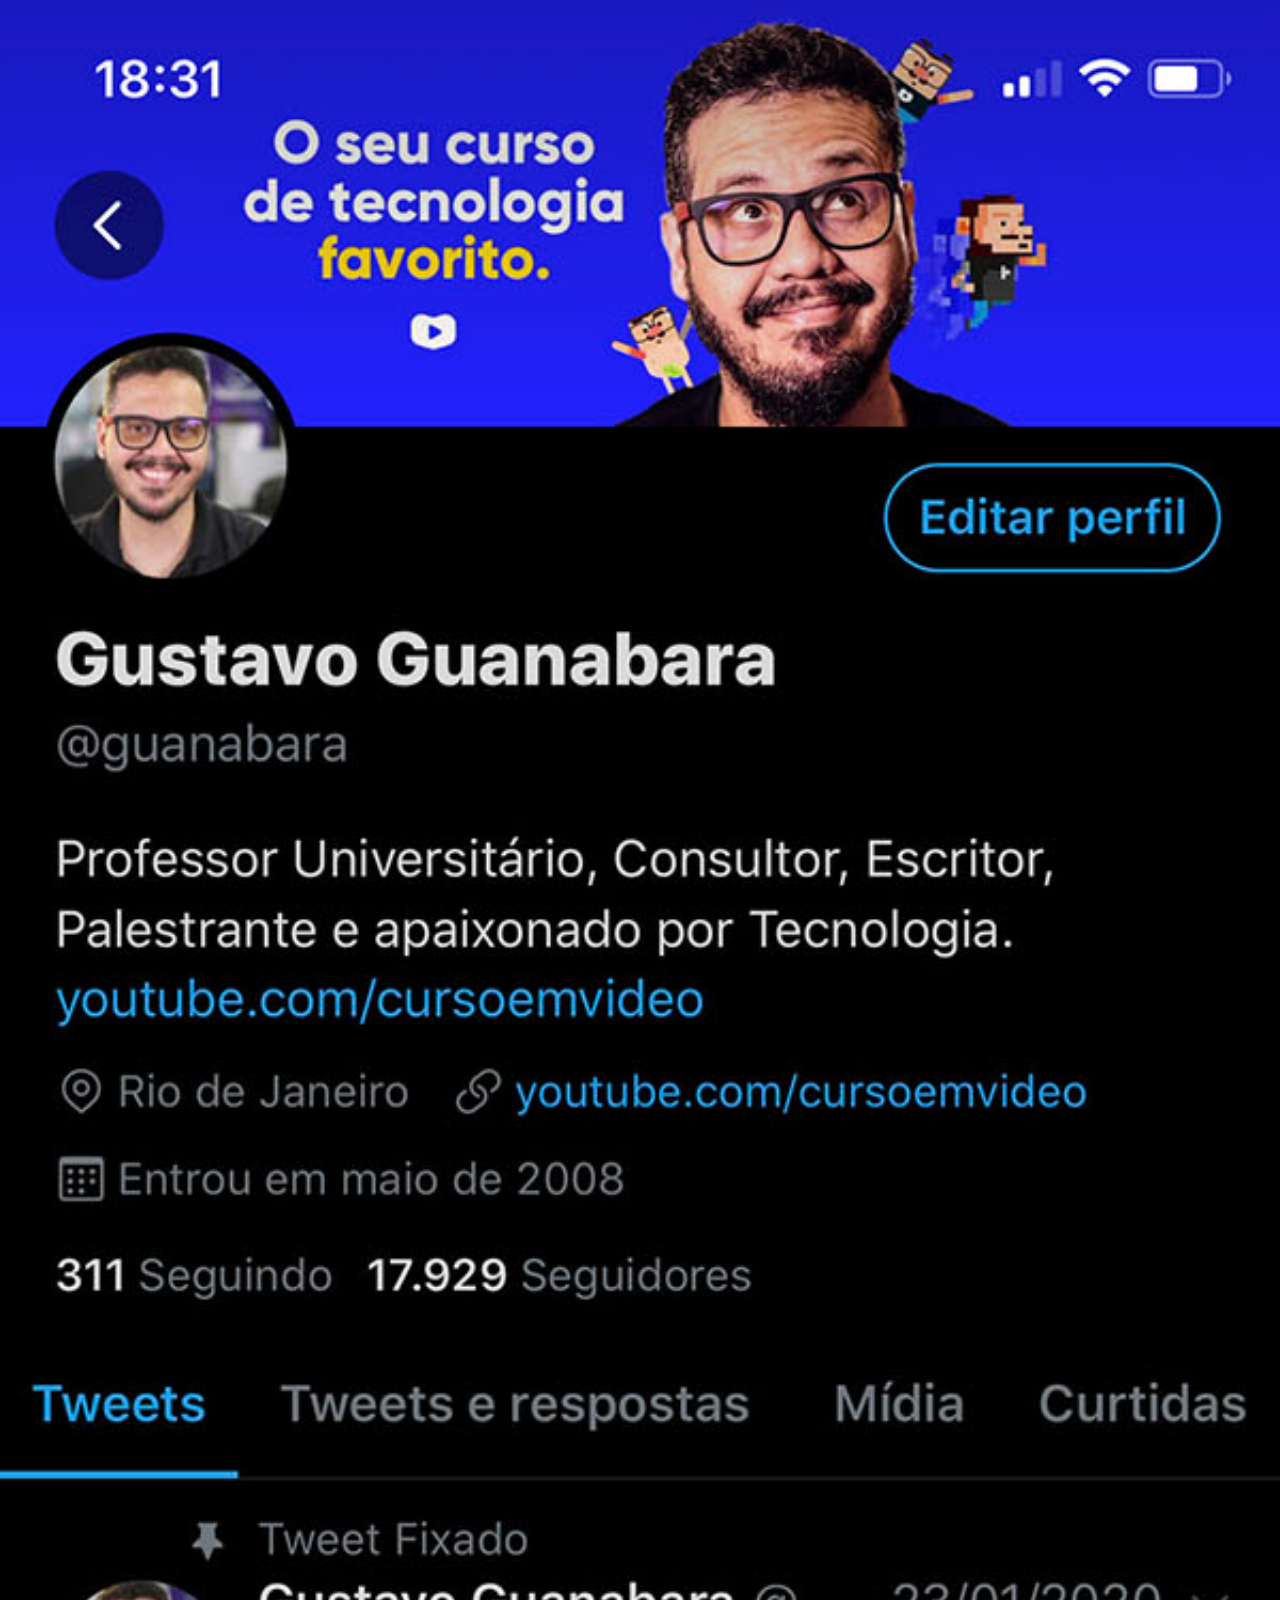
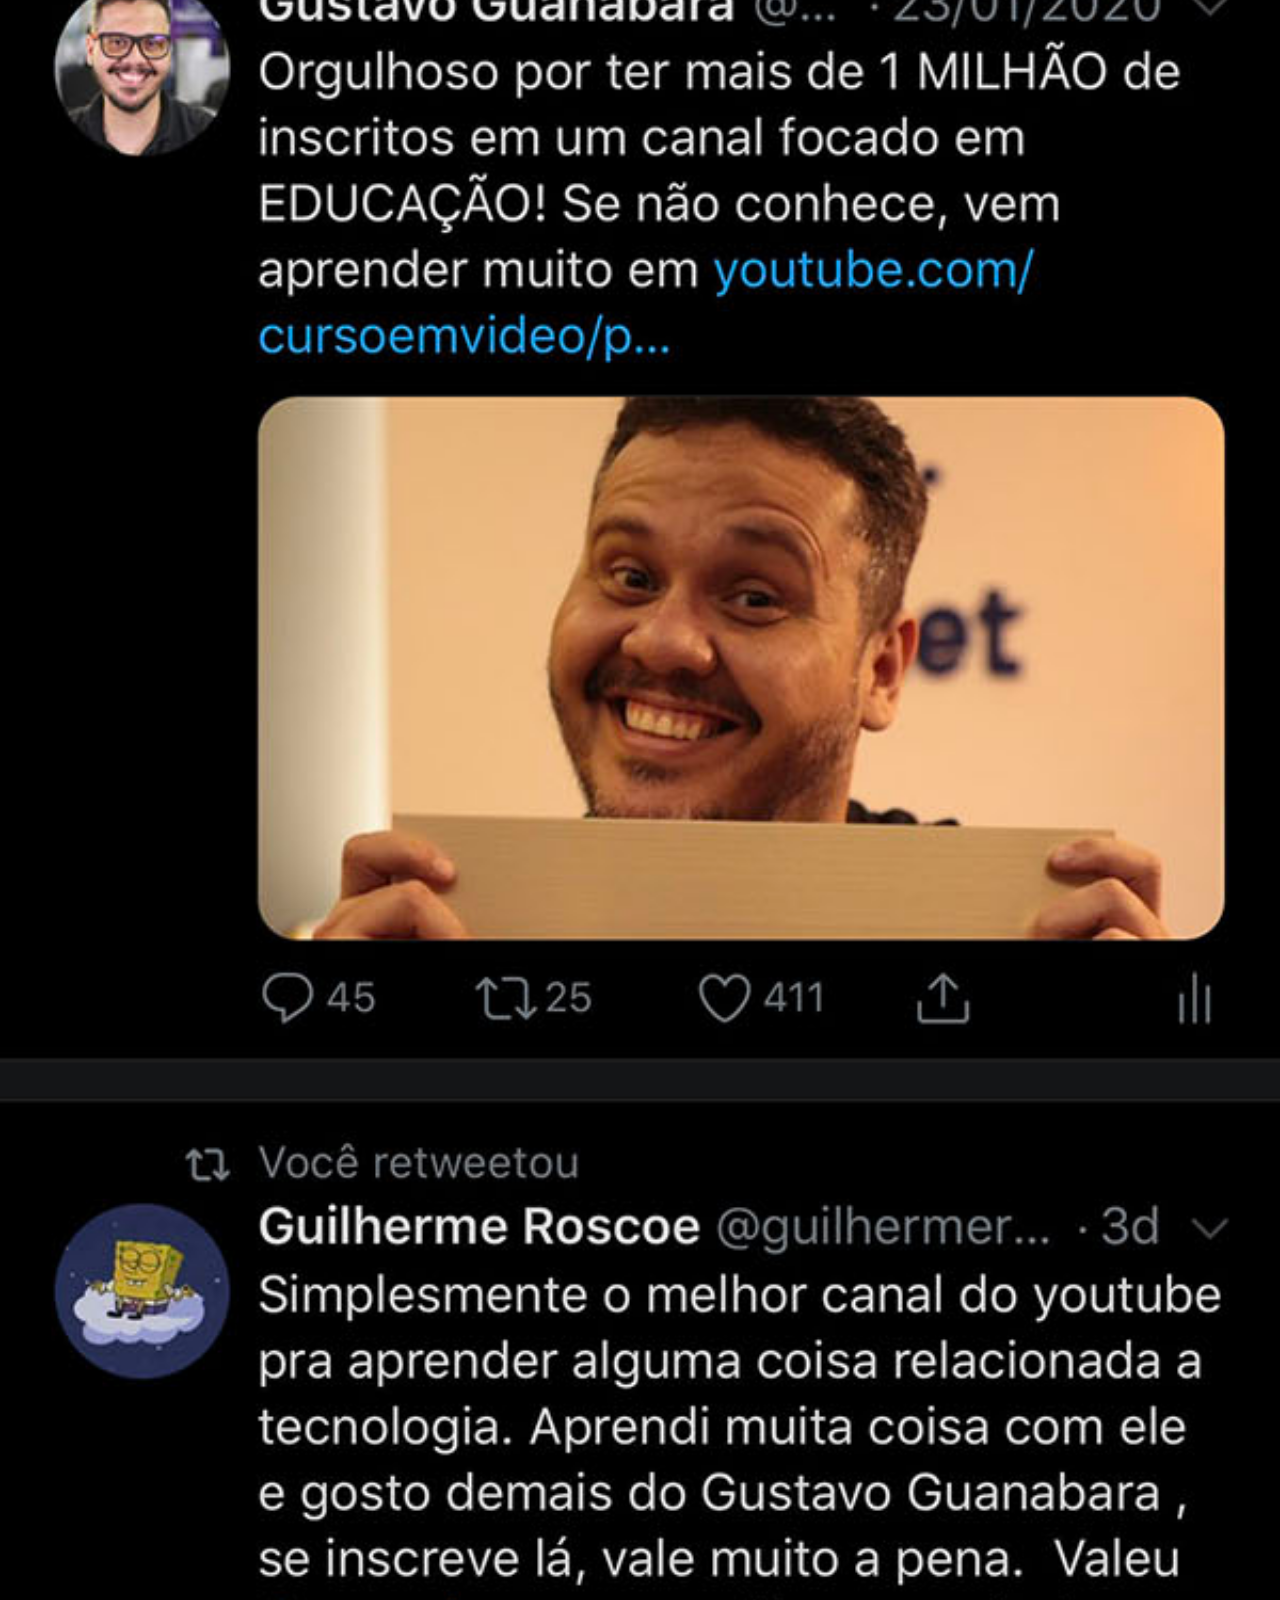
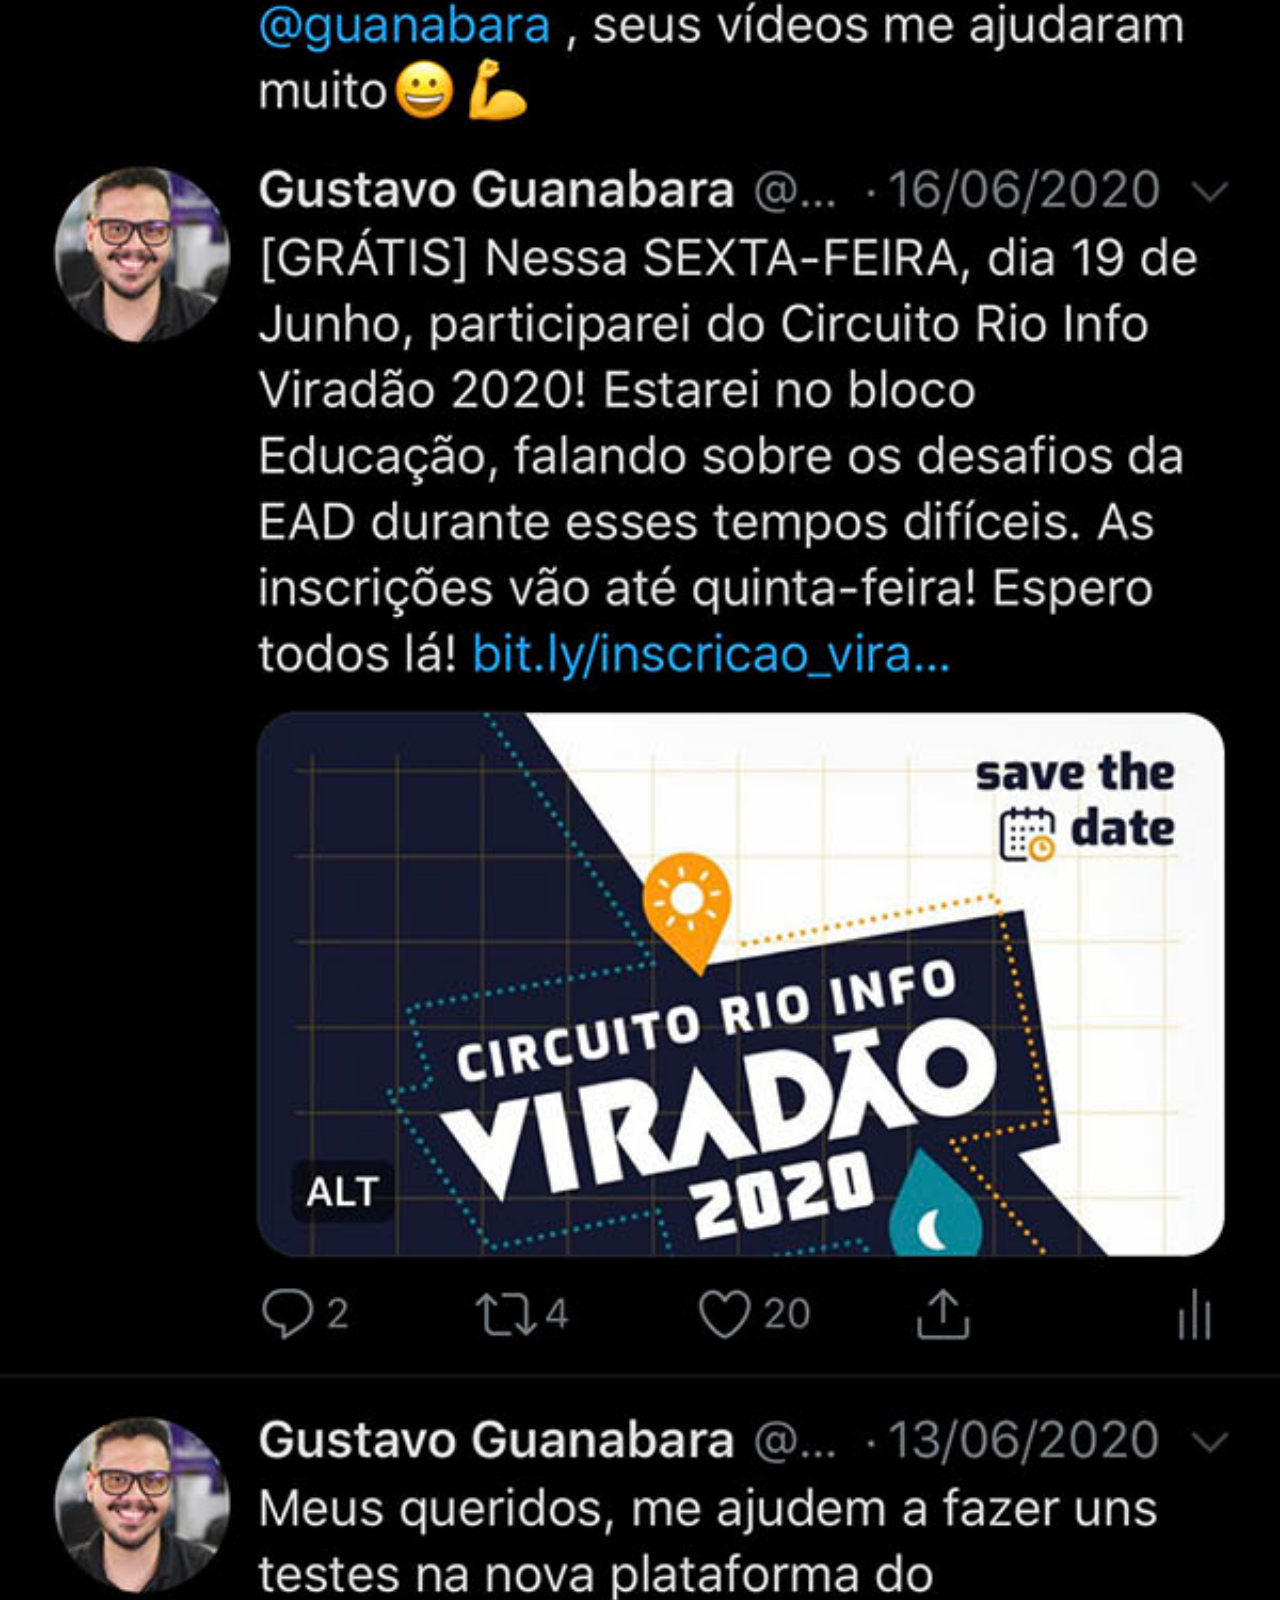
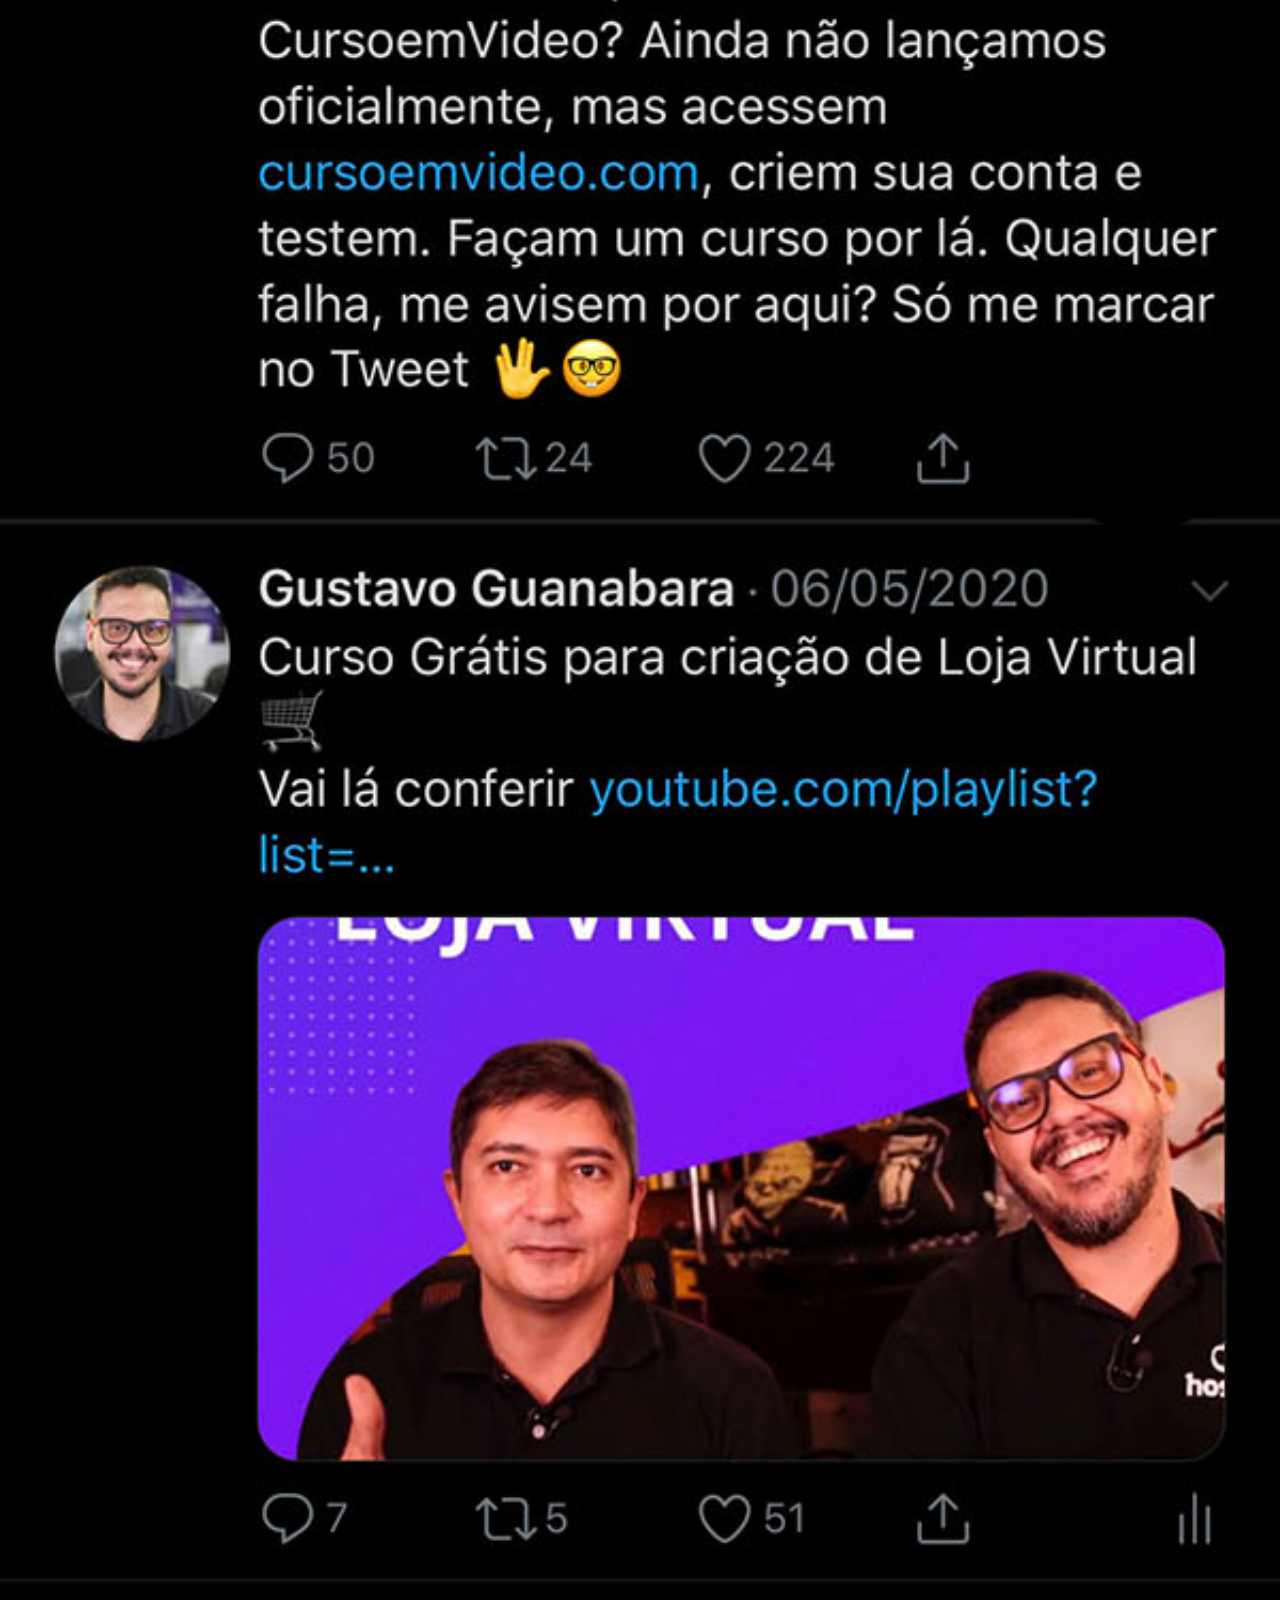
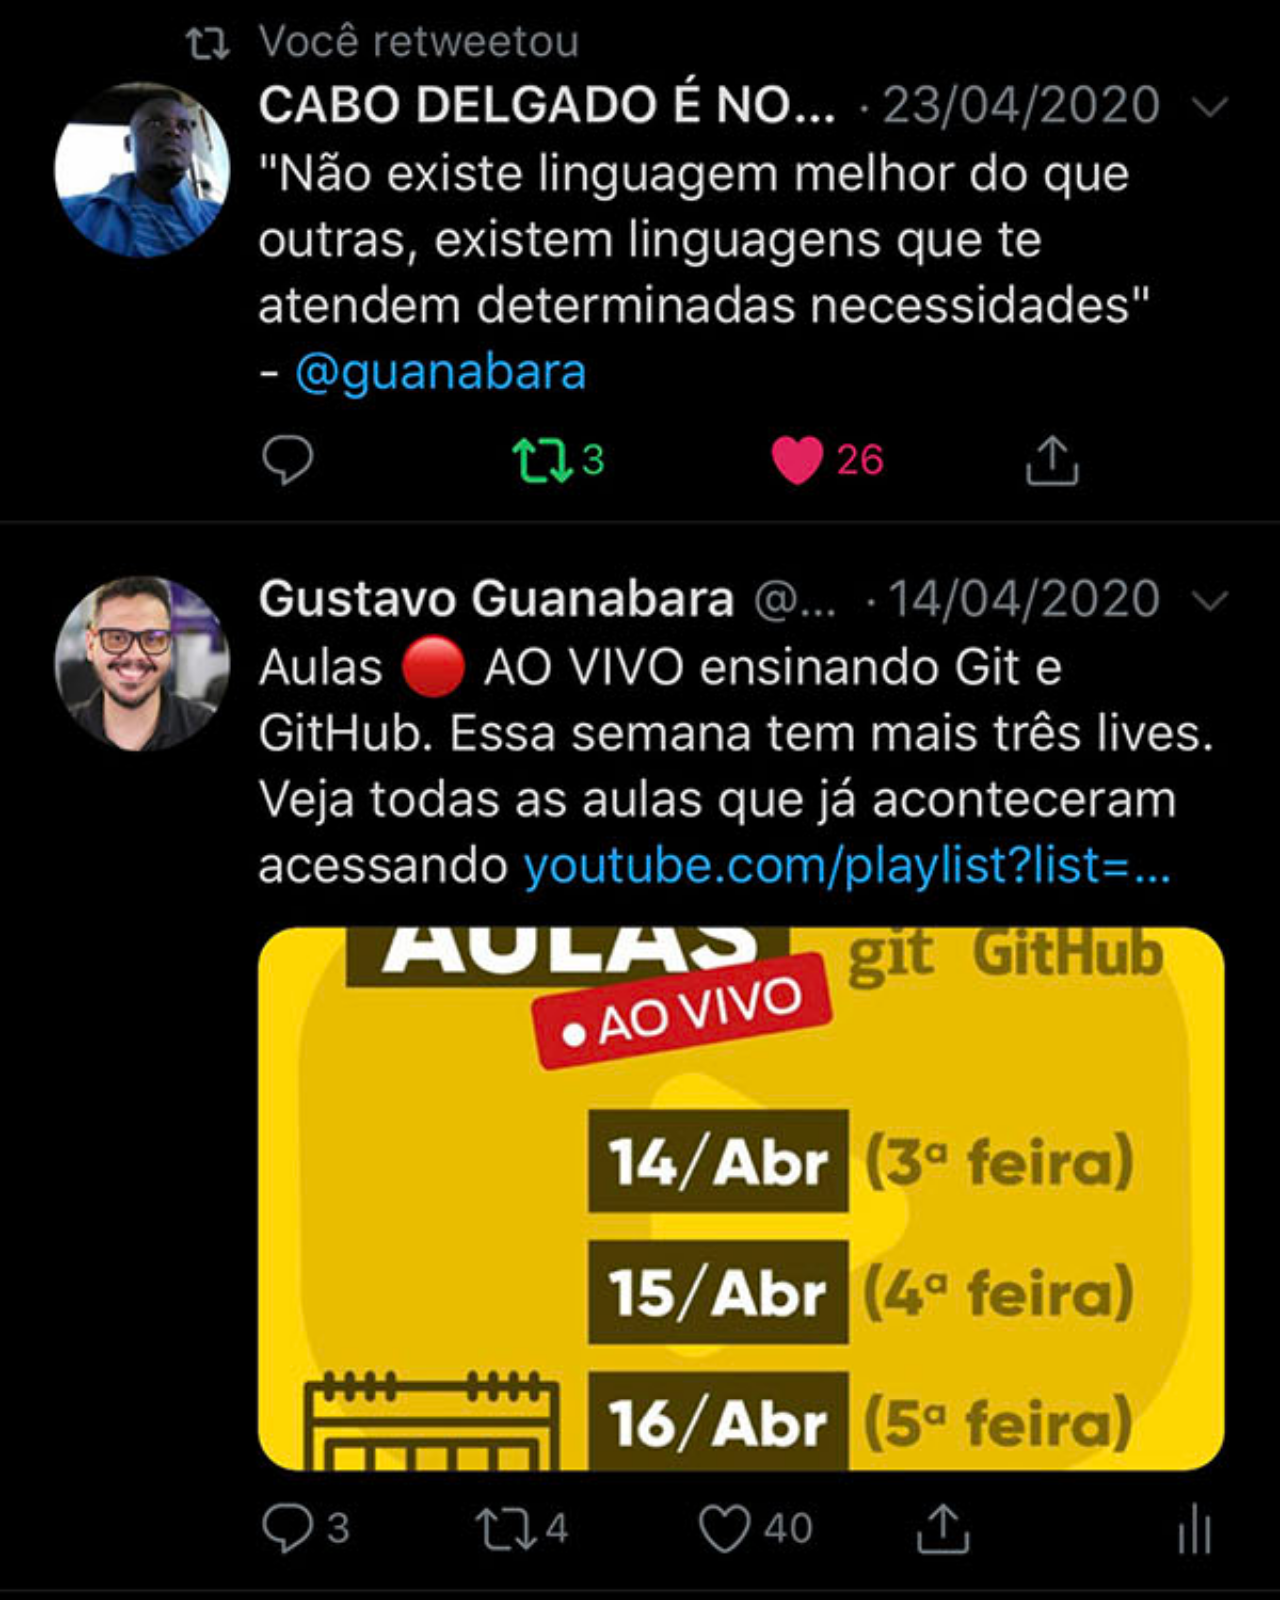
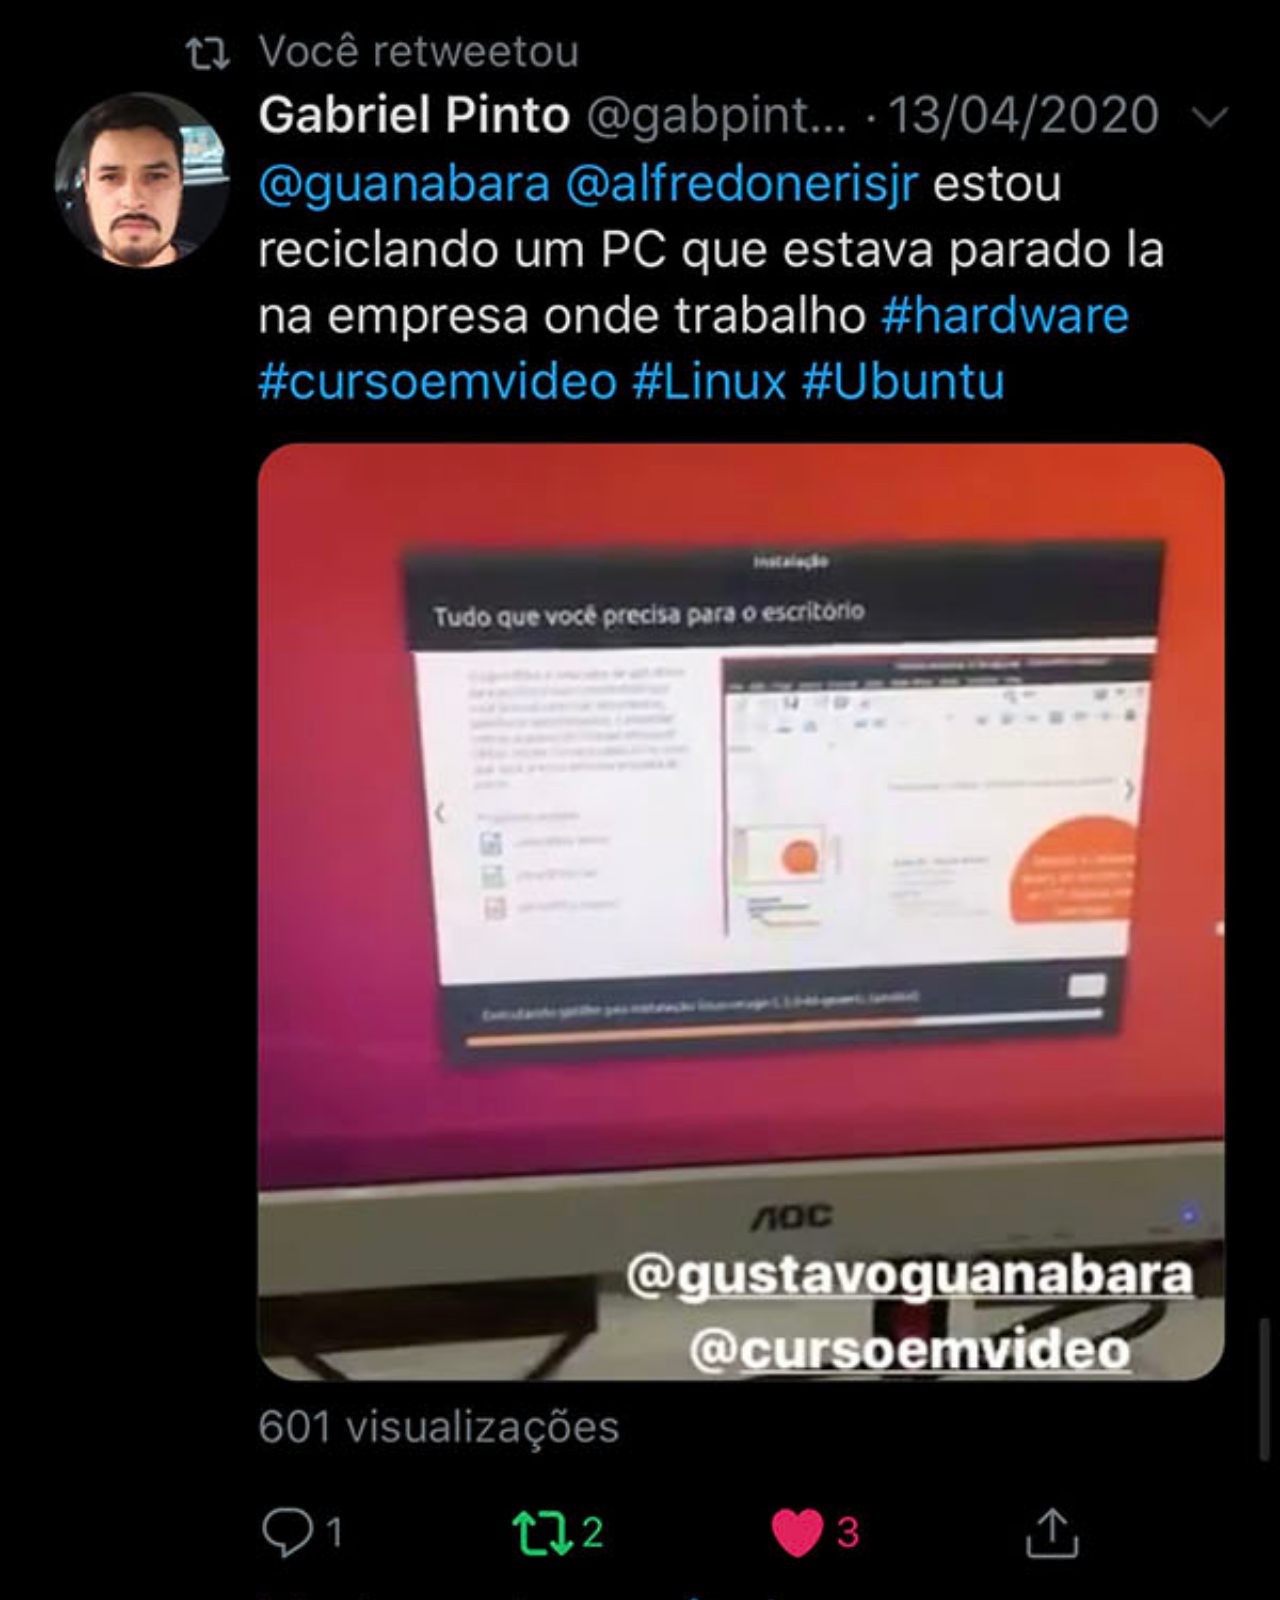
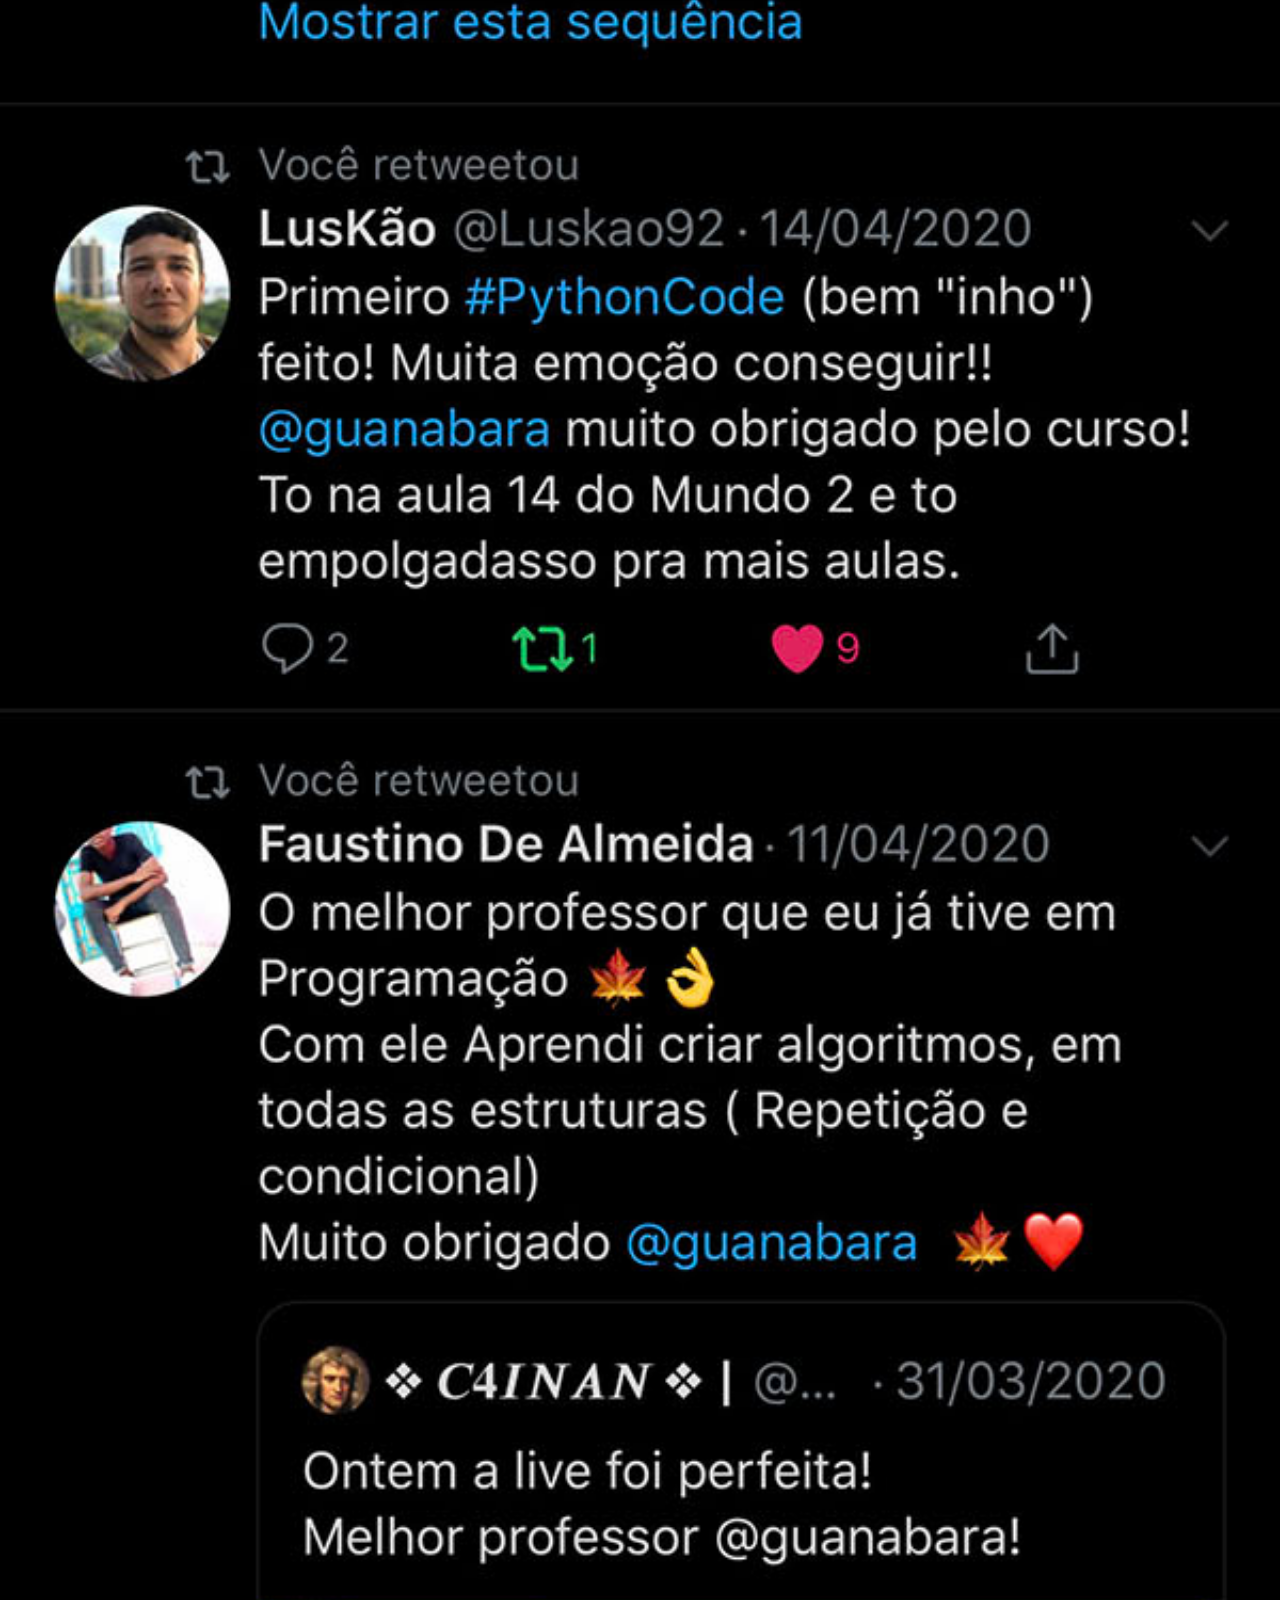
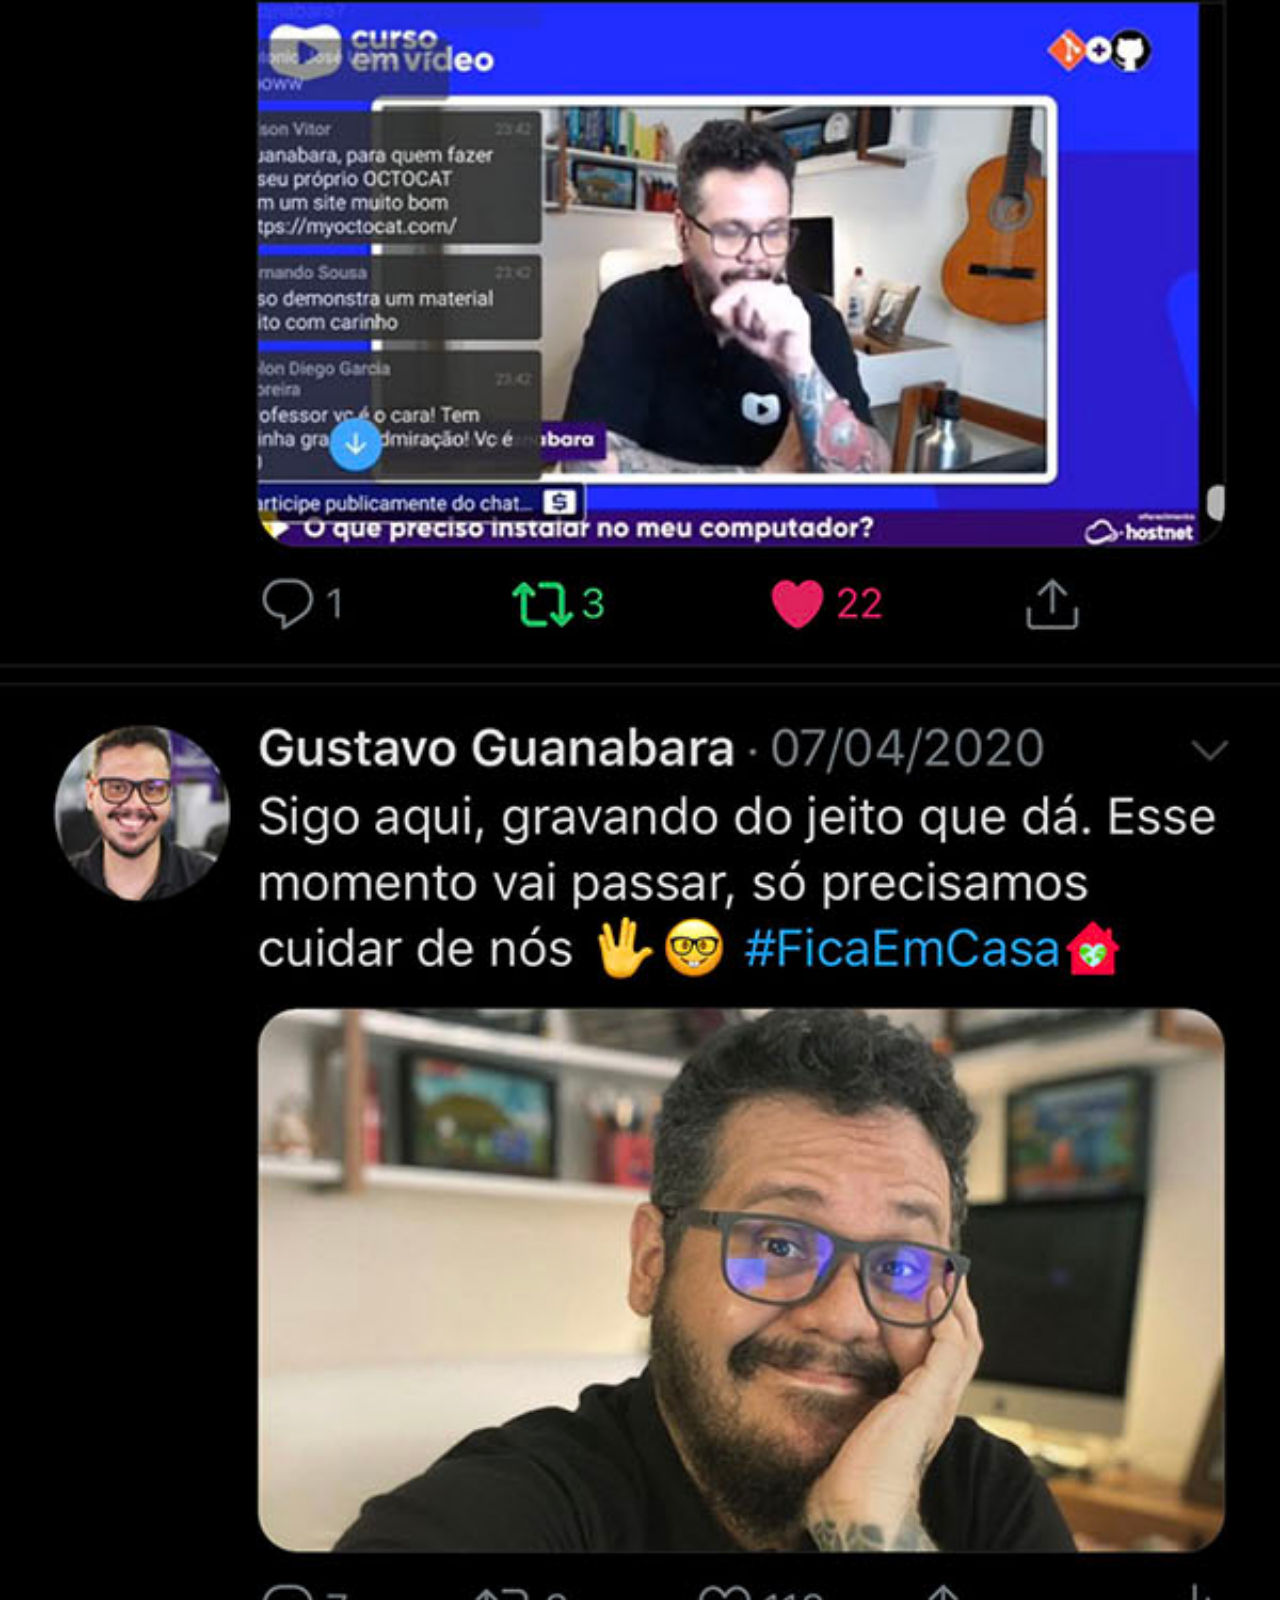
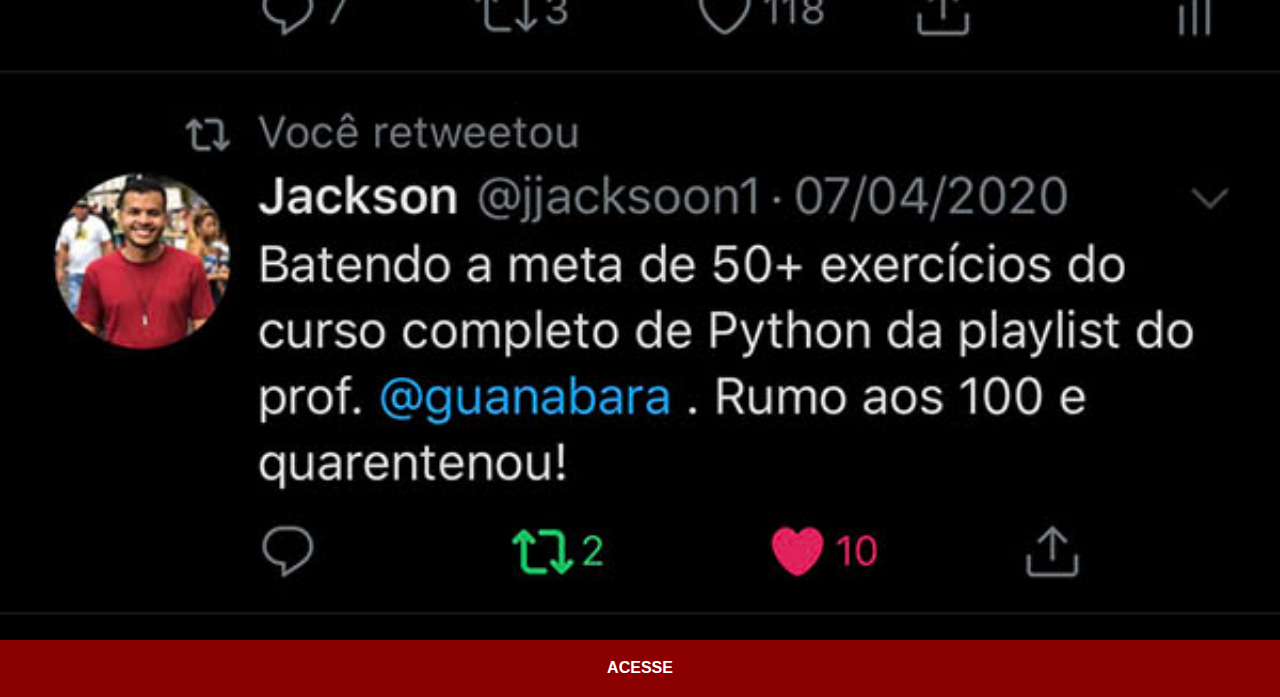
<file: twitter.html>
<!DOCTYPE html>
<html lang="pt-br">
<head>
    <meta charset="UTF-8">
    <meta name="viewport" content="width=device-width, initial-scale=1.0">
    <title>Twitter</title>
    <link rel="stylesheet" href="estilo/sociais.css">
</head>
<body>
    <img src="imagens/tela-twitter.jpg" alt="X">
    <a href="https://x.com/cursosemvideo" target="_blank">ACESSE</a>
    
</body>
</html>
</file>
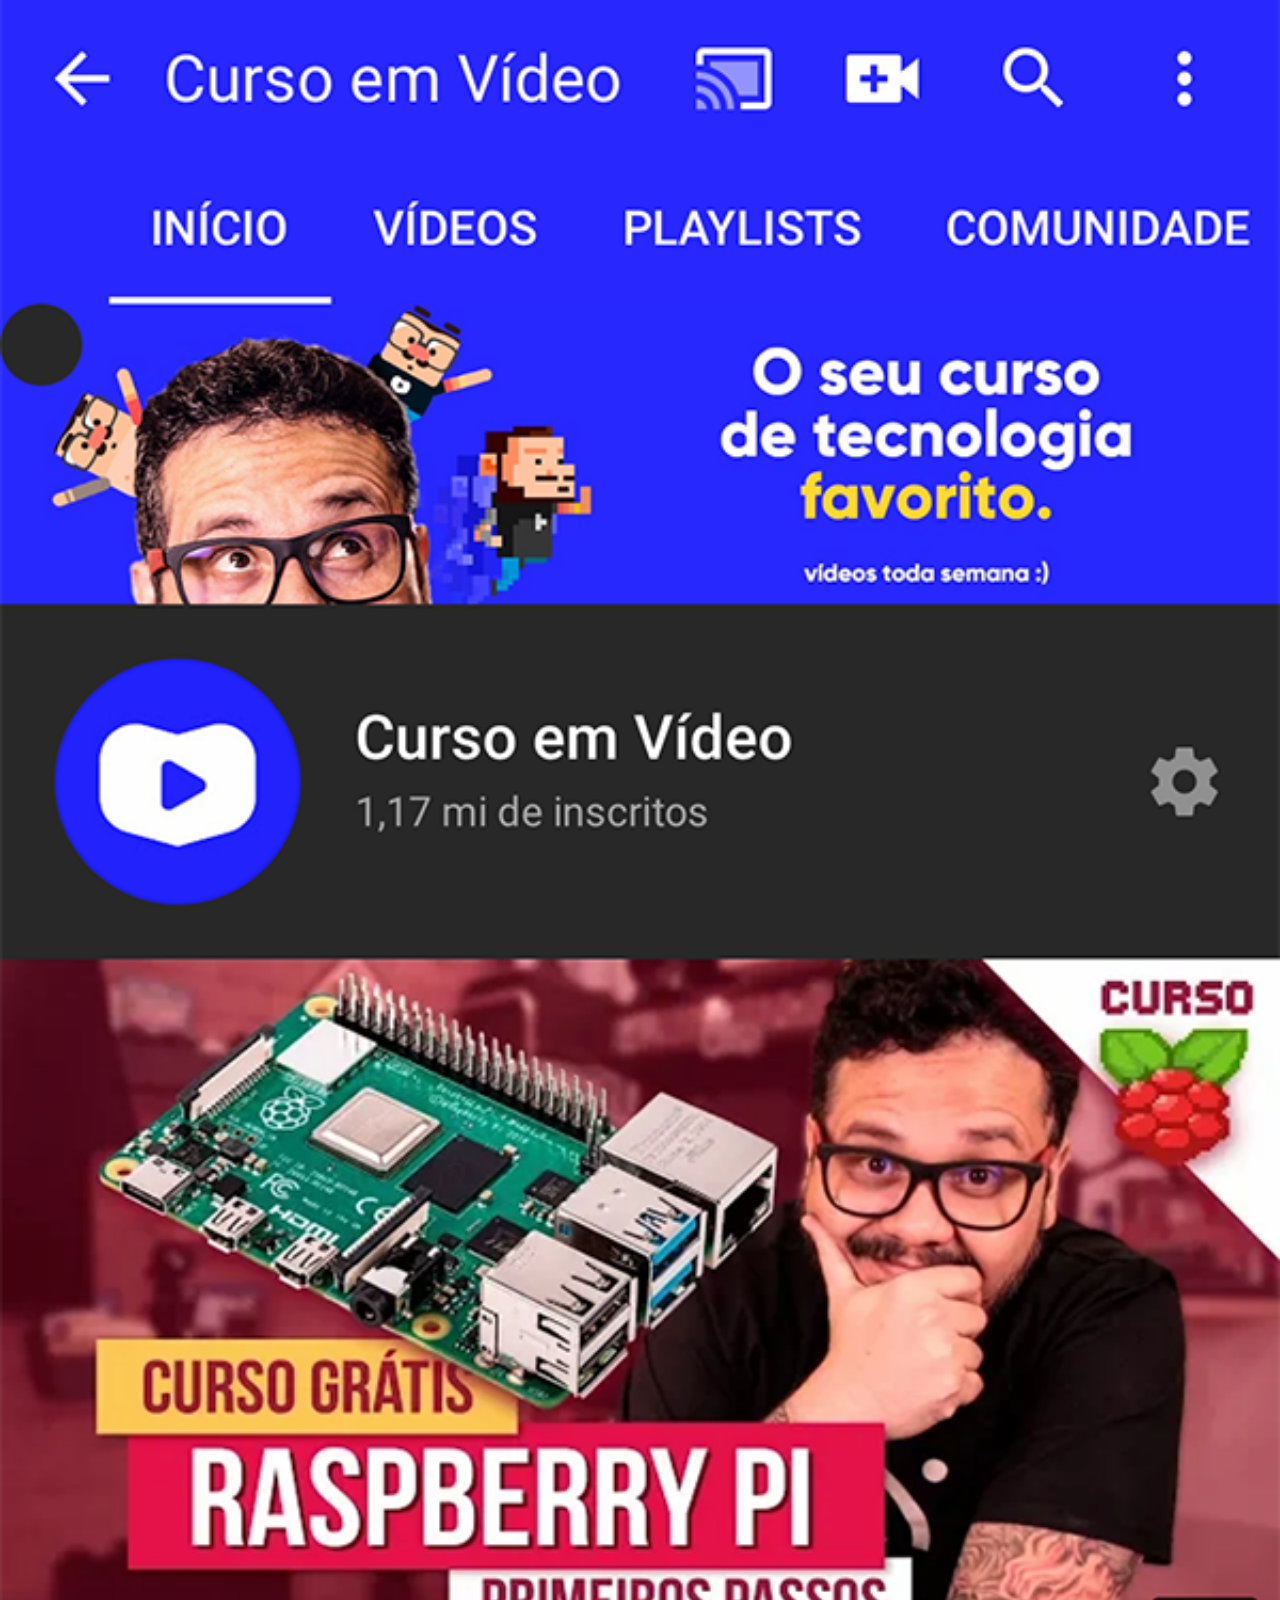
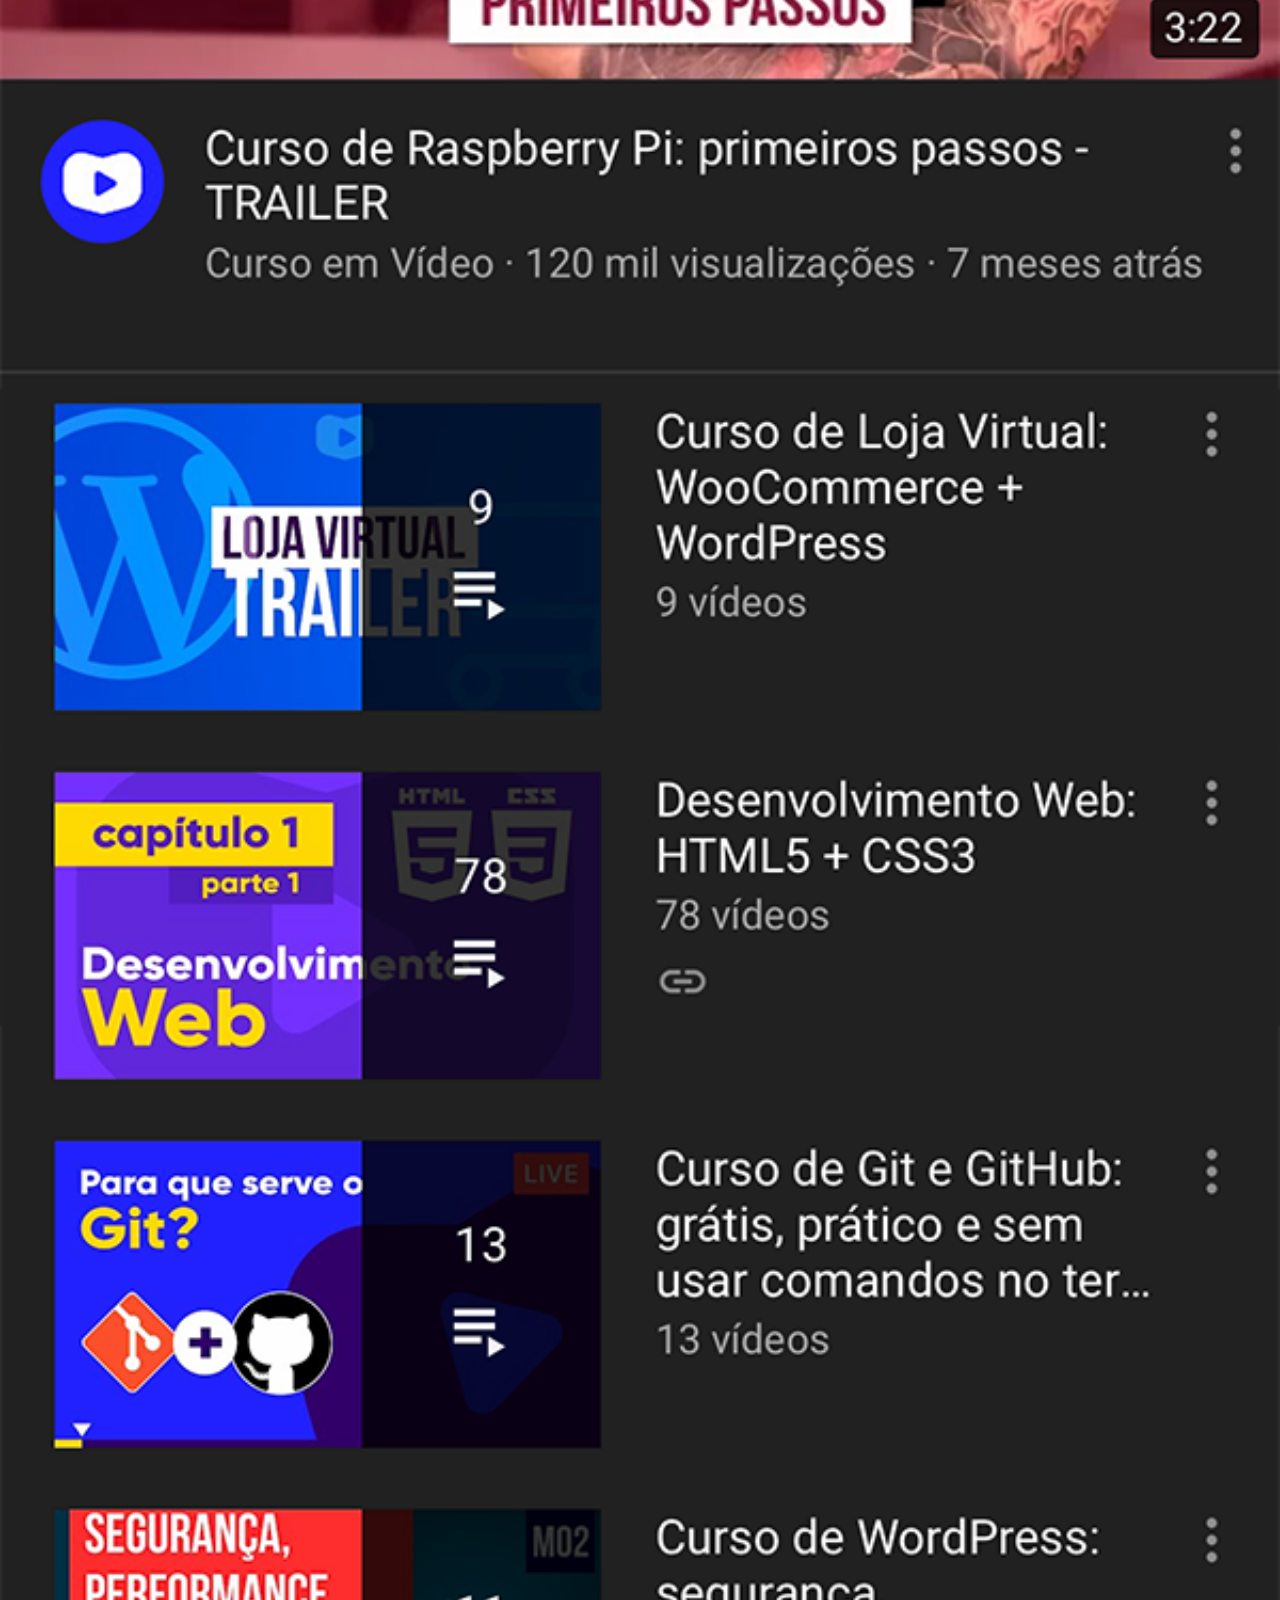
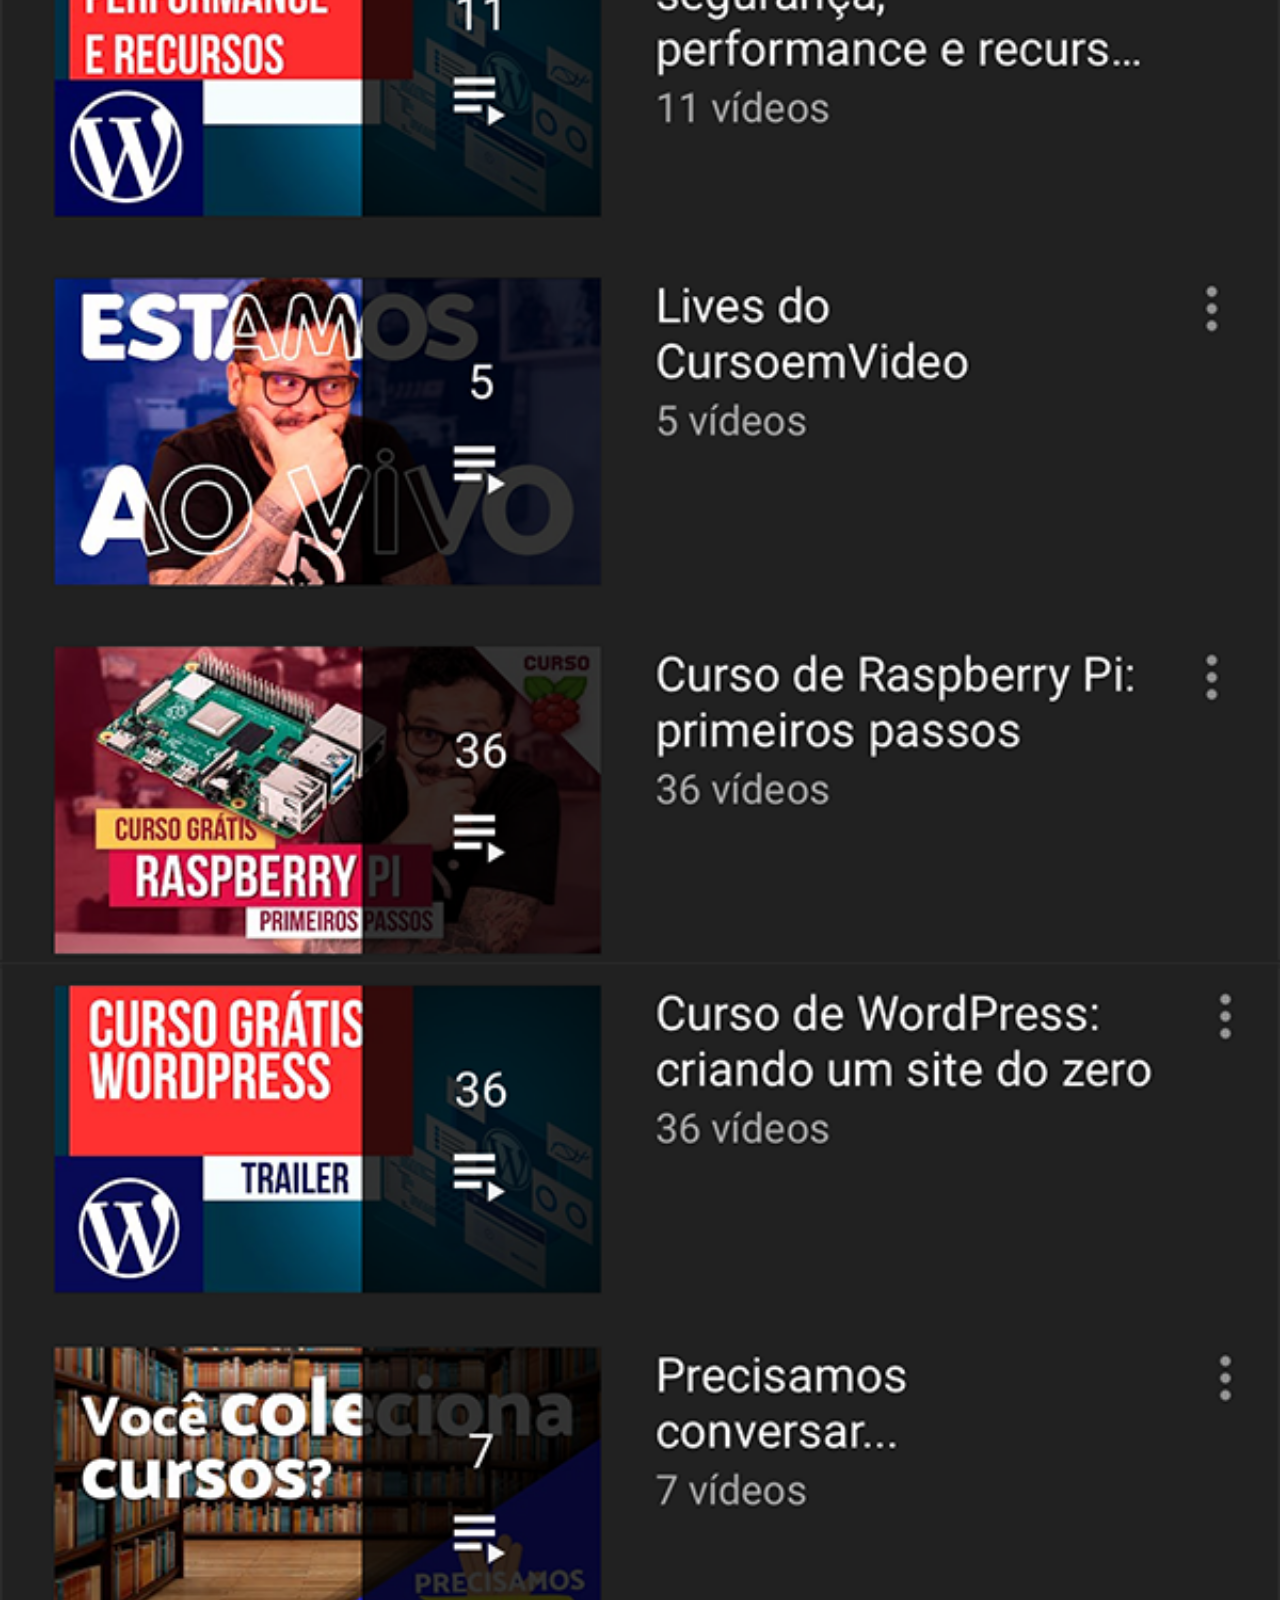
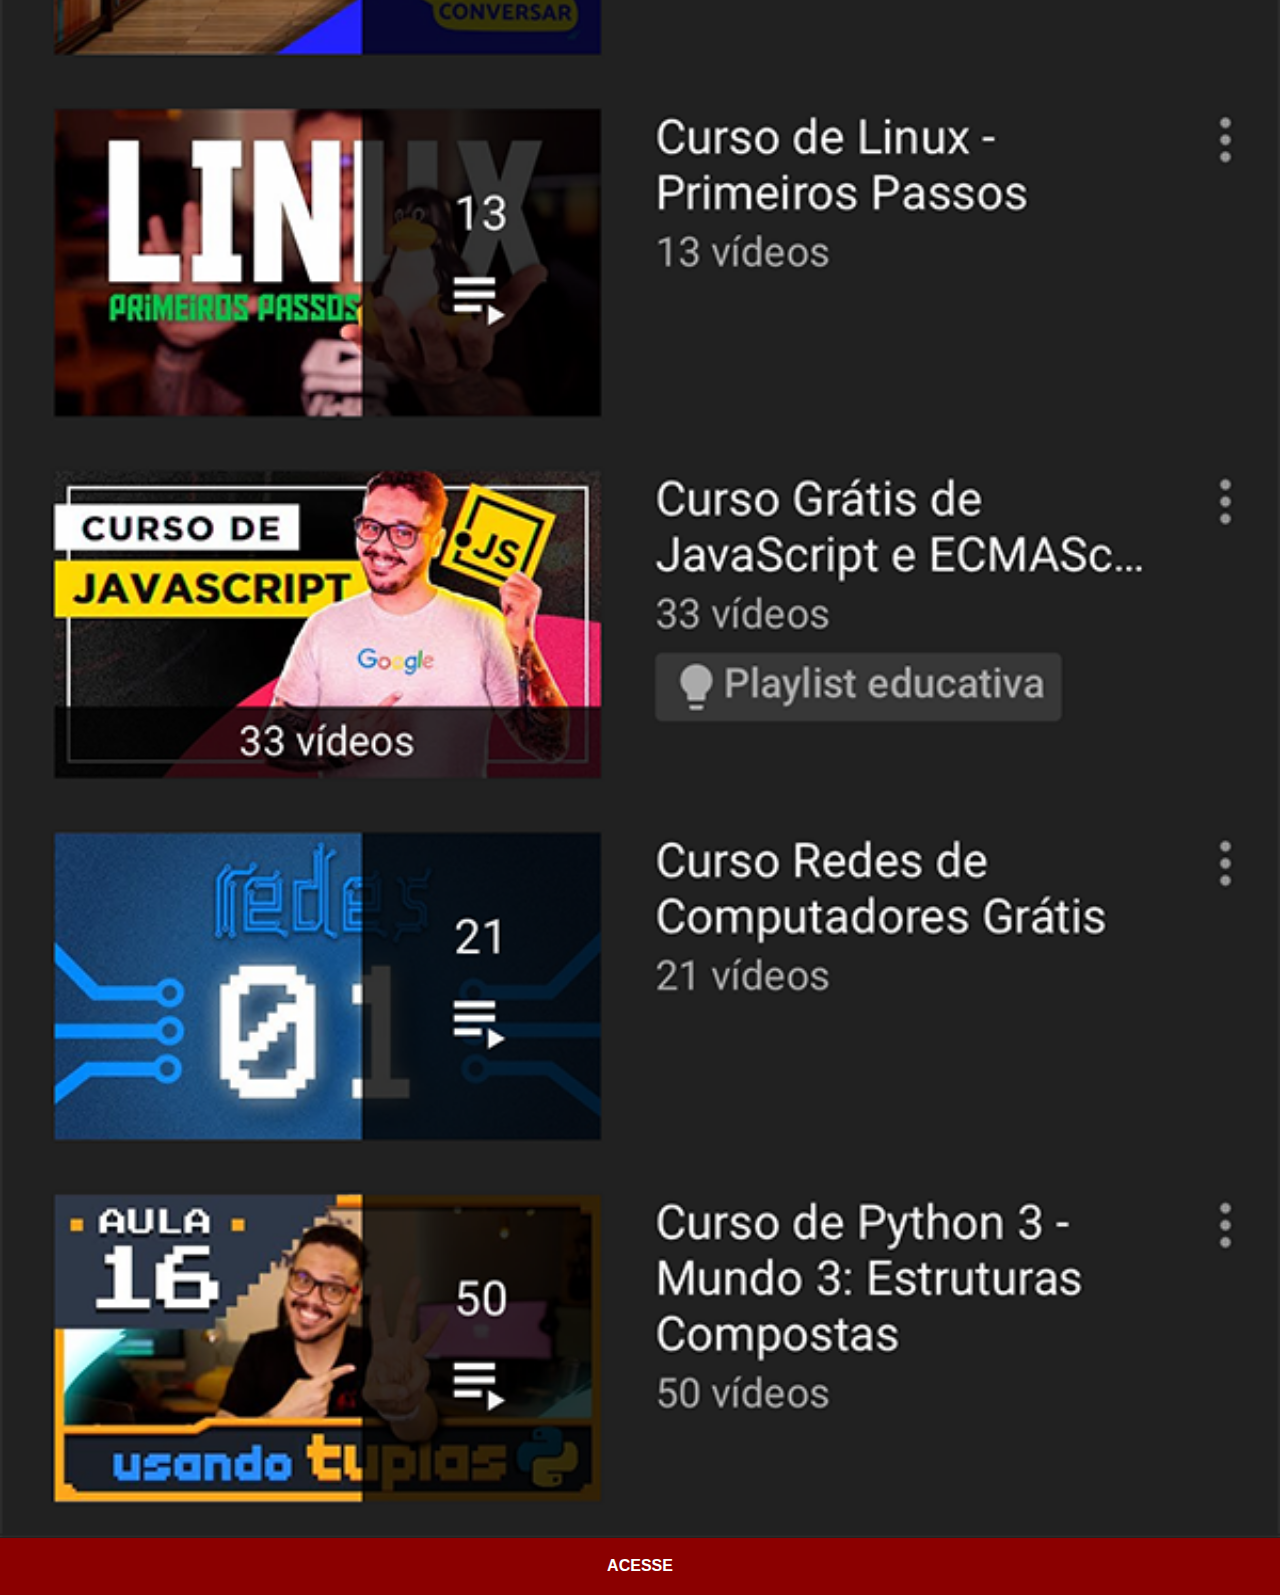
<file: youtube.html>
<!DOCTYPE html>
<html lang="pt-br">
<head>
    <meta charset="UTF-8">
    <meta name="viewport" content="width=device-width, initial-scale=1.0">
    <title>Youtube</title>
    <link rel="stylesheet" href="estilo/sociais.css">
</head>
<body>
    <img src="imagens/tela-youtube.png" alt="Youtube">
    <a href="https://www.youtube.com/c/CursoemV%C3%ADdeo/playlists" target="_blank">ACESSE</a>
    
</body>
</html>
</file>
<file: estilo/style.css>
@charset "UTF-8";

* {
    margin: 0px;
    padding: 0px;
    font-family: Arial, Helvetica, sans-serif;
}

html, body {
    height: 100vh;
    width: 100vw;
    background-color: black;
}

body {
    background: url('../imagens/fundo-madeira.jpg');
}

main {
    position: relative;
    height: 100vh;
    width: 100vw;
}

section#telefone {
    position: absolute;
    top: 50%;
    left: 50%;
    transform: translate(-50%, -50%);

    height: 470px;
    width: 233px;
    background: url('../imagens/frame-iphone.png');
}

iframe#tela {
    position: relative;
    top: 60px;
    left: 17px;
    width: 200px;
    height: 353px;
}
section#redes-sociais{
    text-align: right;
}

section#redes-sociais img {
    width: 50px;
    margin: 10px;
    border-radius: 50%;
    box-shadow: 2px 2px rgba(0, 0, 0, 0.404);
    box-sizing: border-box;
}
section#redes-sociais img:hover {
    border: 2px solid rgba(255, 255, 255, 0.600);
    transform: translate(-3px -3px);
    box-shadow: 5px 5px 10px rgba(0, 0, 0, 0.600);
    transition: transform .5s, border .1s;
}
</file>
<file: estilo/sociais.css>
@charset "UTF-8";

        *{
            margin: 0PX;
            padding: 0PX;
            font-family: Arial, Helvetica, sans-serif;
        } 

        ::-webkit-scrollbar {
            width: 0px;
            padding: 0px;
        }

        img {
            width: 100vw;
        }

        a {
            display: block;
            background-color: darkred;
            color: rgb(255, 255, 255);
            padding: 20px;
            text-align: center;
            font-weight: bolder;
            text-decoration: none;
            margin-top: -5px;
        }
        
        a:hover {
            background-color: red;
        }
</file>
